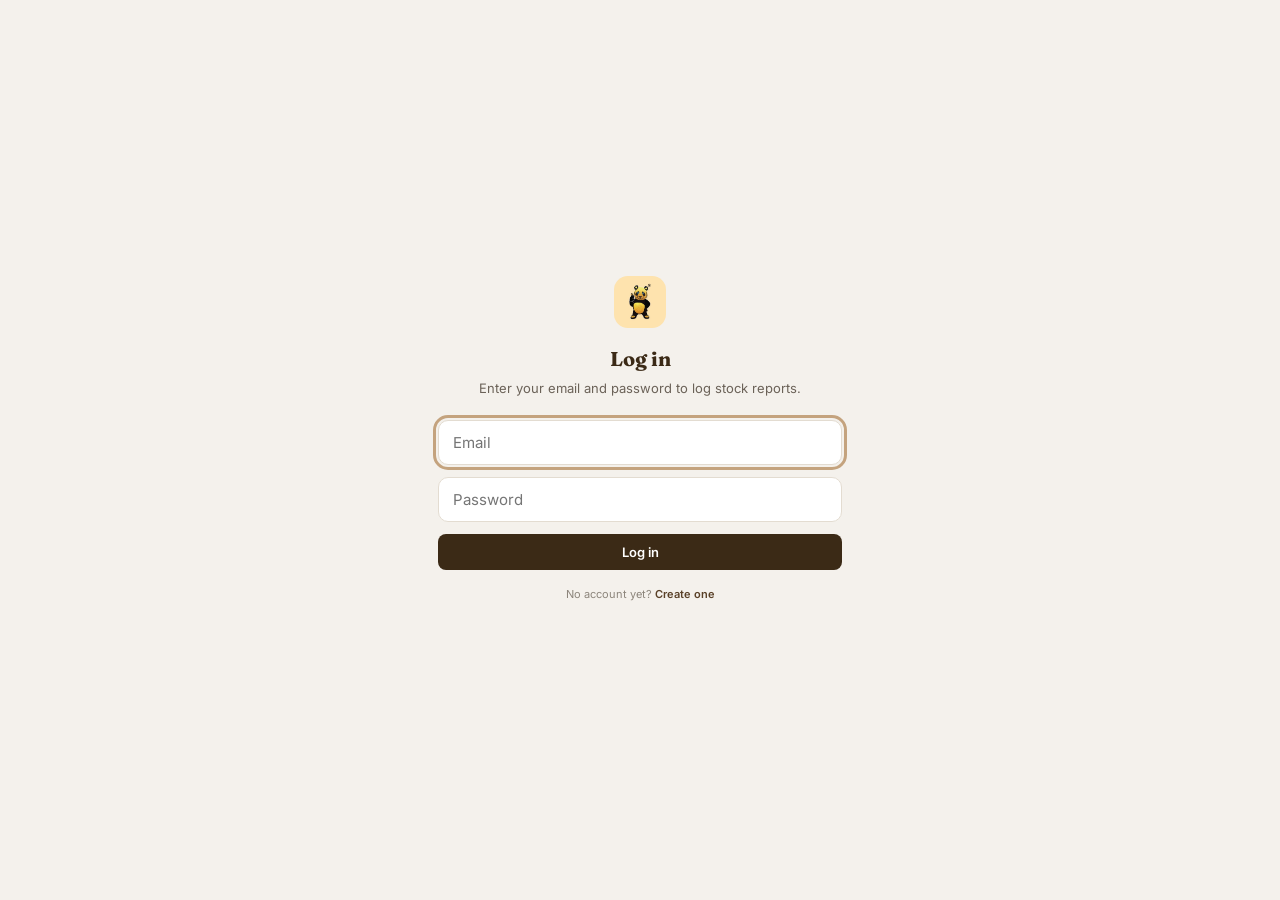
<file: Promoter APP/index.html>
<!DOCTYPE html>
<html lang="en">
<head>
<meta charset="UTF-8">
<meta name="viewport" content="width=device-width, initial-scale=1.0, viewport-fit=cover">
<title>Golden Panda — Stock Report</title>
<meta name="theme-color" content="#FFFFFF">
<meta name="description" content="Log opening stock, sales, and closing stock for Golden Panda roadshows.">

<link rel="manifest" href="manifest.json">
<link rel="apple-touch-icon" href="assets/icon-192.png">
<meta name="apple-mobile-web-app-capable" content="yes">
<meta name="apple-mobile-web-app-status-bar-style" content="black-translucent">
<meta name="apple-mobile-web-app-title" content="GP Stock Report">

<link rel="stylesheet" href="css/fonts.css">

<link rel="stylesheet" href="css/style.css">
</head>
<body>
<div id="root"></div>
<div id="toast" class="toast"></div>

<script src="js/vendor/supabase-sdk.js"></script>
<script src="js/supabase.js"></script>
<script src="js/utils.js"></script>
<script src="js/cloudinary.js"></script>
<script src="js/locations.js"></script>
<script src="js/sales.js"></script>
<script src="js/sales-section.js"></script>
<script src="js/stock.js"></script>
<script src="js/skus.js"></script>
<script src="js/shift.js"></script>
<script src="js/schedule.js"></script>
<script src="js/app.js"></script>
</body>
</html>
</file>
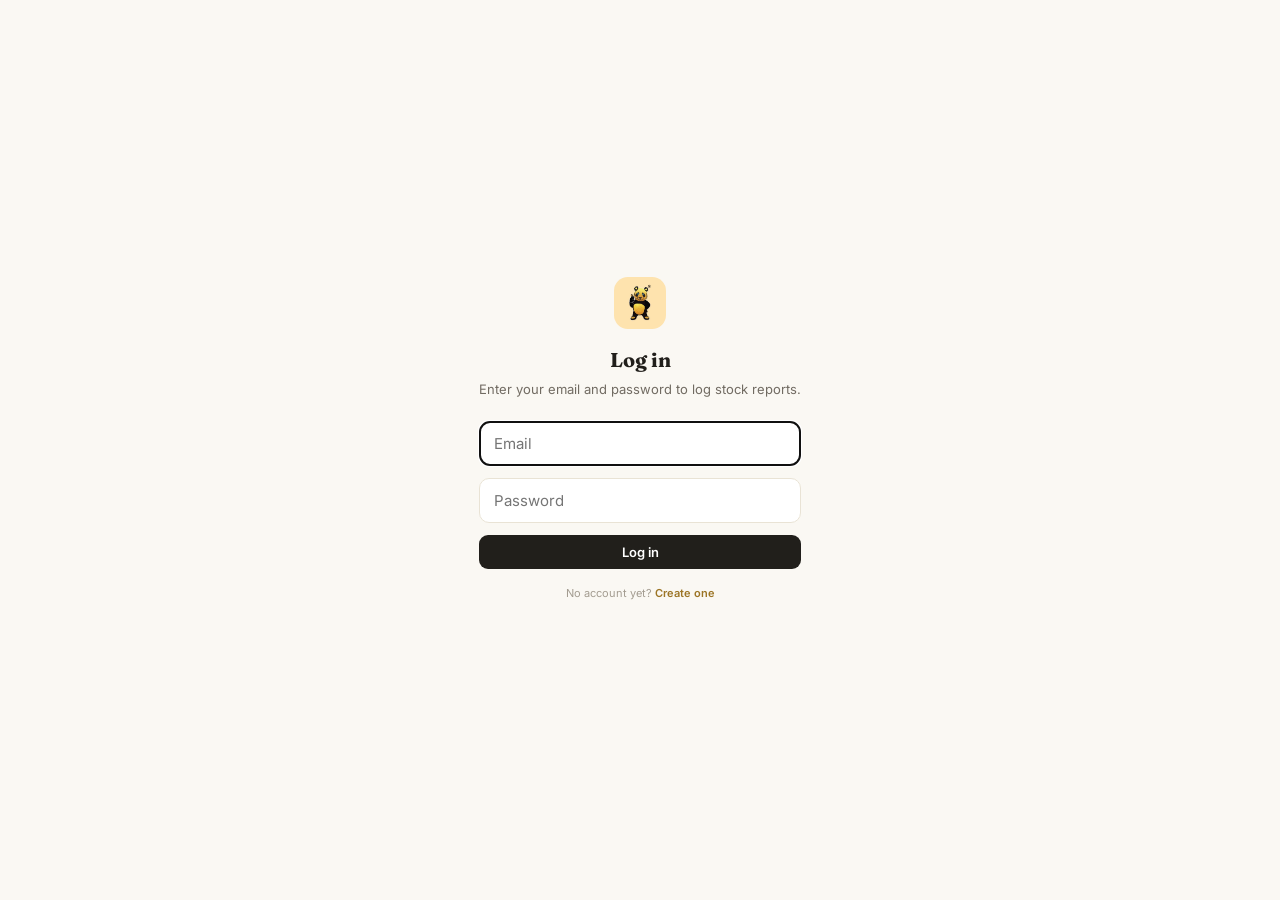
<file: Promoter/index.html>
<!DOCTYPE html>
<html lang="en">
<head>
<meta charset="UTF-8">
<meta name="viewport" content="width=device-width, initial-scale=1.0, viewport-fit=cover">
<title>Golden Panda — Stock Report</title>
<meta name="theme-color" content="#211F1B">
<meta name="description" content="Log opening stock, sales, and closing stock for Golden Panda roadshows.">

<link rel="manifest" href="manifest.json">
<link rel="apple-touch-icon" href="assets/icon-192.png">
<meta name="apple-mobile-web-app-capable" content="yes">
<meta name="apple-mobile-web-app-status-bar-style" content="black-translucent">
<meta name="apple-mobile-web-app-title" content="GP Stock Report">

<link rel="stylesheet" href="css/fonts.css">

<link rel="stylesheet" href="css/style.css">
</head>
<body>
<div id="root"></div>
<div id="toast" class="toast"></div>

<script src="js/vendor/supabase-sdk.js"></script>
<script src="js/supabase.js"></script>
<script src="js/utils.js"></script>
<script src="js/cloudinary.js"></script>
<script src="js/sales.js"></script>
<script src="js/shift.js"></script>
<script src="js/schedule.js"></script>
<script src="js/app.js"></script>
</body>
</html>
</file>
<file: Promoter APP/css/fonts.css>
/* Local fonts keep typography consistent when the PWA is offline or on a
   slow roadshow connection. */
@font-face{font-family:'Inter';src:url('../assets/fonts/inter-latin-400-normal.woff2') format('woff2');font-weight:400;font-style:normal;font-display:swap;}
@font-face{font-family:'Inter';src:url('../assets/fonts/inter-latin-500-normal.woff2') format('woff2');font-weight:500;font-style:normal;font-display:swap;}
@font-face{font-family:'Inter';src:url('../assets/fonts/inter-latin-600-normal.woff2') format('woff2');font-weight:600;font-style:normal;font-display:swap;}
@font-face{font-family:'Inter';src:url('../assets/fonts/inter-latin-700-normal.woff2') format('woff2');font-weight:700;font-style:normal;font-display:swap;}
@font-face{font-family:'Fraunces';src:url('../assets/fonts/fraunces-latin-500-normal.woff2') format('woff2');font-weight:500;font-style:normal;font-display:swap;}
@font-face{font-family:'Fraunces';src:url('../assets/fonts/fraunces-latin-600-normal.woff2') format('woff2');font-weight:600;font-style:normal;font-display:swap;}
@font-face{font-family:'Fraunces';src:url('../assets/fonts/fraunces-latin-700-normal.woff2') format('woff2');font-weight:700;font-style:normal;font-display:swap;}
@font-face{font-family:'IBM Plex Mono';src:url('../assets/fonts/ibm-plex-mono-latin-500-normal.woff2') format('woff2');font-weight:500;font-style:normal;font-display:swap;}
</file>
<file: Promoter APP/css/style.css>
:root{
  --bg:#FAF8F3;
  --surface:#FFFFFF;
  --ink:#211F1B;
  --ink-soft:#716B62;
  --ink-faint:#A39C90;
  --gold:#C6963C;
  --gold-deep:#9C7526;
  --gold-tint:#F5EBD6;
  --bamboo:#4F7A5B;
  --bamboo-tint:#E5EFE8;
  --brick:#B4483A;
  --brick-tint:#F6E7E4;
  --line:#E9E3D5;
  --shadow: 0 1px 2px rgba(33,31,27,0.06), 0 6px 20px rgba(33,31,27,0.06);
}
*{box-sizing:border-box;}
html,body{height:100%;}
body{
  margin:0;
  background:var(--bg);
  color:var(--ink);
  font-family:'Inter',system-ui,sans-serif;
  -webkit-font-smoothing:antialiased;
  display:flex;
  justify-content:center;
}
.phone{
  width:100%;
  max-width:460px;
  min-height:100vh;
  background:var(--bg);
  display:flex;
  flex-direction:column;
  position:relative;
}

/* Header */
.app-header{
  padding:calc(22px + env(safe-area-inset-top)) 20px 16px;
  background:var(--surface);
  border-bottom:1px solid var(--line);
  position:sticky;
  top:0;
  z-index:20;
}
.brand-row{display:flex;align-items:center;gap:10px;}
.brand-mark{
  width:34px;height:34px;border-radius:9px;
  display:flex;align-items:center;justify-content:center;
  flex-shrink:0; overflow:hidden;
  object-fit:cover;
}
.brand-text{flex:1; min-width:0;}
.brand-text h1{
  font-family:'Fraunces',Georgia,serif; font-weight:600; font-size:19px; margin:0; letter-spacing:-0.01em;
}
.brand-text p{margin:1px 0 0; font-size:11.5px; color:var(--ink-soft); letter-spacing:0.02em; text-transform:uppercase;}
.sync-dot{width:8px; height:8px; border-radius:50%; background:var(--bamboo); flex-shrink:0;}
.sync-dot.off{background:var(--brick);}

/* Content */
.content{flex:1; padding:16px 16px 96px; overflow-y:auto;}
.section-title{
  font-family:'Fraunces',Georgia,serif; font-size:15px; font-weight:600; margin:6px 2px 12px;
  display:flex; align-items:center; justify-content:space-between;
}
.count-pill{
  background:var(--gold-tint); color:var(--gold-deep); font-family:'Inter';
  font-size:11.5px; font-weight:600; padding:2px 9px; border-radius:99px;
}

.empty-state{
  text-align:center; padding:52px 20px; color:var(--ink-soft);
}
.empty-state .glyph{font-size:30px; margin-bottom:10px; opacity:0.5;}
.empty-state p{margin:2px 0; font-size:13.5px;}
.empty-state .hint{font-size:12px; color:var(--ink-faint);}

/* Badge card (signature element) */
.badge{
  background:var(--surface);
  border:1px solid var(--line);
  border-radius:14px;
  padding:16px 16px 14px;
  margin-bottom:12px;
  box-shadow:var(--shadow);
  position:relative;
  overflow:hidden;
}
.badge::before{
  content:'';
  position:absolute; top:0; left:0; right:0; height:5px;
  background:linear-gradient(90deg,var(--gold),var(--gold-deep));
}
.badge-top{display:flex; align-items:flex-start; justify-content:space-between; gap:10px; margin-top:4px;}
.badge-hole{
  position:absolute; top:14px; right:16px;
  width:10px; height:10px; border-radius:50%;
  background:var(--bg); border:1.5px solid var(--line);
}
.badge-name{font-family:'Fraunces',Georgia,serif; font-weight:600; font-size:16.5px; margin:0 0 3px;}
.badge-ic{
  font-family:'IBM Plex Mono',monospace; font-size:12px; color:var(--gold-deep);
  background:var(--gold-tint); display:inline-block; padding:2px 7px; border-radius:5px; letter-spacing:0.02em;
}
.badge-meta{margin-top:10px; font-size:12.5px; color:var(--ink-soft); line-height:1.5;}
.badge-meta b{color:var(--ink); font-weight:600;}
.badge-actions{display:flex; gap:8px; margin-top:12px;}
.badge-actions button{flex:1;}

/* Buttons */
.btn{
  border:none; border-radius:9px; font-family:'Inter'; font-weight:600; font-size:13px;
  padding:9px 14px; cursor:pointer; display:inline-flex; align-items:center; justify-content:center; gap:6px;
  transition:transform .08s ease, opacity .15s ease;
}
.btn:active{transform:scale(0.97);}
.btn-primary{background:var(--ink); color:#fff;}
.btn-gold{background:var(--gold); color:#fff;}
.btn-ghost{background:var(--bg); color:var(--ink); border:1px solid var(--line);}
.btn-danger-ghost{background:var(--brick-tint); color:var(--brick);}
.btn-block{width:100%;}
.btn[disabled]{opacity:0.5; cursor:not-allowed;}
.fab{
  position:fixed; max-width:460px; margin:0 auto; left:0; right:0;
  bottom:calc(82px + env(safe-area-inset-bottom)); display:flex; justify-content:flex-end; padding:0 20px; pointer-events:none;
  z-index:15;
}
.fab button{
  pointer-events:all;
  width:52px; height:52px; border-radius:50%; background:var(--ink); color:#fff; border:none;
  font-size:24px; box-shadow:0 8px 20px rgba(33,31,27,0.25); cursor:pointer;
  display:flex; align-items:center; justify-content:center;
}

/* Tab bar */
.tabbar{
  position:fixed; bottom:0; left:0; right:0; margin:0 auto; max-width:460px;
  background:var(--surface); border-top:1px solid var(--line);
  display:flex; z-index:30;
  padding-bottom:env(safe-area-inset-bottom);
}
.tab{
  flex:1; padding:11px 4px 9px; display:flex; flex-direction:column; align-items:center; gap:4px;
  background:none; border:none; cursor:pointer; color:var(--ink-faint); font-family:'Inter'; font-size:10.5px; font-weight:600;
}
.tab.active{color:var(--gold-deep);}
.tab svg{width:21px; height:21px;}

/* Job cards */
.job-card{
  background:var(--surface); border:1px solid var(--line); border-radius:12px;
  padding:13px 14px; margin-bottom:10px; display:flex; gap:12px; box-shadow:var(--shadow);
}
.job-date{
  flex-shrink:0; width:48px; text-align:center; background:var(--bamboo-tint); border-radius:9px; padding:6px 2px;
  color:var(--bamboo); font-family:'Fraunces',Georgia,serif;
}
.job-date .dow{font-size:9.5px; font-weight:600; text-transform:uppercase; letter-spacing:0.03em;}
.job-date .dom{font-size:18px; font-weight:700; line-height:1.1;}
.job-date .mon{font-size:9.5px; font-weight:600;}
.job-body{flex:1; min-width:0;}
.job-store{font-weight:700; font-size:14px; margin-bottom:2px;}
.job-promoter{font-size:12.5px; color:var(--ink-soft); margin-bottom:5px;}
.job-time{
  font-size:11.5px; color:var(--gold-deep); background:var(--gold-tint); display:inline-block;
  padding:2px 8px; border-radius:99px; font-weight:600; margin-right:6px;
}
.job-position{
  font-size:11.5px; display:inline-block; padding:2px 8px; border-radius:99px; font-weight:600; margin-right:6px;
}
.job-position-promoter{color:var(--gold-deep); background:var(--gold-tint);}
.job-position-assistant{color:var(--bamboo); background:var(--bamboo-tint);}
.job-position-mascot{color:var(--brick); background:var(--brick-tint);}
.job-position-open{color:var(--ink-soft);background:var(--bg);}
.job-pay{font-size:11.5px; color:var(--ink-soft);}
.job-actions{display:flex; flex-direction:column; gap:6px; flex-shrink:0;}
.icon-btn{
  width:28px; height:28px; border-radius:7px; border:1px solid var(--line); background:var(--bg);
  display:flex; align-items:center; justify-content:center; cursor:pointer; color:var(--ink-soft);
}
.icon-btn.danger{color:var(--brick);}

.day-group-label{
  font-size:11px; font-weight:700; text-transform:uppercase; letter-spacing:0.05em; color:var(--ink-faint);
  margin:18px 2px 8px;
}
.day-group-label:first-child{margin-top:0;}

/* Forms / Modal */
.modal-overlay{
  position:fixed; inset:0; background:rgba(33,31,27,0.45); z-index:50;
  display:flex; align-items:flex-end; justify-content:center;
}
.modal-sheet{
  background:var(--surface); width:100%; max-width:460px; border-radius:18px 18px 0 0;
  padding:20px 20px calc(20px + env(safe-area-inset-bottom)); max-height:88vh; overflow-y:auto;
  animation:slideup .22s ease;
}
@keyframes slideup{from{transform:translateY(24px); opacity:0;} to{transform:translateY(0); opacity:1;}}
.modal-overlay.stock-modal-reuse .modal-sheet{animation:none;}
.modal-overlay.sales-modal-reuse .modal-sheet{animation:none;}
.modal-title{font-family:'Fraunces',Georgia,serif; font-size:17px; font-weight:600; margin:0 0 16px;}
.field{margin-bottom:13px;}
.field label{display:block; font-size:12px; font-weight:600; color:var(--ink-soft); margin-bottom:5px;}
.field input, .field select{
  width:100%; padding:10px 11px; border-radius:9px; border:1px solid var(--line); background:var(--bg);
  font-family:'Inter'; font-size:14px; color:var(--ink);
}
.field input:focus, .field select:focus{outline:2px solid var(--gold); outline-offset:0; border-color:var(--gold);}
.field-row{display:flex; gap:10px;}
.field-row .field{flex:1;}
.checkbox-row{
  display:flex !important; align-items:center; gap:8px; font-size:13.5px !important; font-weight:600;
  color:var(--ink) !important; margin-bottom:0 !important; cursor:pointer;
}
.checkbox-row input[type="checkbox"]{width:17px; height:17px; accent-color:var(--gold); flex-shrink:0; cursor:pointer;}
.modal-actions{display:flex; gap:10px; margin-top:6px;}
.modal-actions .btn{flex:1;}
.field-hint{font-size:11px; color:var(--ink-faint); margin-top:4px;}
.field input[disabled]{background:var(--gold-tint); color:var(--gold-deep); font-weight:600; border-color:var(--line); cursor:default;}

/* Quantity stepper (+/-) — used for opening/sales/closing stock, large
   enough to comfortably tap on a phone in either app. */
.qty-stepper{
  display:flex; align-items:stretch; border:1px solid var(--line); border-radius:9px;
  background:var(--bg); overflow:hidden;
}
.qty-stepper:focus-within{outline:2px solid var(--gold); outline-offset:0; border-color:var(--gold);}
.qty-stepper input{
  border:none; background:transparent; text-align:center; -moz-appearance:textfield;
  padding:10px 2px; font-family:'Inter'; font-size:16px; font-weight:600; color:var(--ink);
  width:100%; min-width:0;
}
.qty-stepper input:focus{outline:none;}
.qty-stepper input::-webkit-outer-spin-button,
.qty-stepper input::-webkit-inner-spin-button{-webkit-appearance:none; margin:0;}
.qty-btn{
  flex-shrink:0; width:46px; border:none; background:var(--surface); color:var(--gold-deep);
  font-size:22px; font-weight:700; line-height:1; cursor:pointer;
  display:flex; align-items:center; justify-content:center;
  -webkit-tap-highlight-color:transparent; user-select:none; touch-action:manipulation;
}
.qty-btn:active{background:var(--gold-tint);}
.qty-btn.qty-minus{border-right:1px solid var(--line);}
.qty-btn.qty-plus{border-left:1px solid var(--line);}

/* Reports */
.month-picker-row{
  display:flex; align-items:center; gap:10px; background:var(--surface); border:1px solid var(--line);
  border-radius:12px; padding:10px 12px; margin-bottom:14px; box-shadow:var(--shadow);
}
.month-picker-row input{border:none; background:none; font-family:'Inter'; font-weight:600; font-size:14px; flex:1;}
.summary-strip{display:flex; gap:10px; margin-bottom:16px;}
.stat-card{
  flex:1; background:var(--surface); border:1px solid var(--line); border-radius:12px; padding:12px; box-shadow:var(--shadow);
}
.stat-card .num{font-family:'Fraunces',Georgia,serif; font-size:20px; font-weight:700;}
.stat-card .lbl{font-size:10.5px; color:var(--ink-soft); text-transform:uppercase; letter-spacing:0.03em; margin-top:2px;}
.report-row{
  background:var(--surface); border:1px solid var(--line); border-radius:12px; padding:13px 14px; margin-bottom:9px;
  display:flex; justify-content:space-between; align-items:center; box-shadow:var(--shadow);
}
.report-row .rname{font-weight:700; font-size:13.5px;}
.report-row .rsub{font-size:11.5px; color:var(--ink-soft); margin-top:2px;}
.report-row .rtotal{font-family:'Fraunces',Georgia,serif; font-weight:700; font-size:16px; color:var(--gold-deep); text-align:right;}
.report-row .rtotal .cur{font-size:11px; font-weight:600; color:var(--ink-faint);}

/* Shift reports — expandable date cards. Keep these styles independent
   from the sales date grid so either report section can evolve safely. */
.shift-report-group{
  overflow:hidden; margin-bottom:10px; border:1px solid var(--line); border-radius:12px;
  background:var(--surface); box-shadow:var(--shadow);
}
.shift-report-header{
  display:flex; align-items:center; justify-content:space-between; gap:10px;
  width:100%; min-height:64px; padding:13px 14px; border:0; background:none;
  color:var(--ink); font-family:inherit; text-align:left; cursor:pointer;
  -webkit-tap-highlight-color:transparent;
}
.shift-report-header:focus-visible{outline:3px solid var(--gold); outline-offset:-3px;}
.shift-report-summary{min-width:0;}
.shift-report-date{
  display:flex; align-items:center; flex-wrap:wrap; gap:6px;
  font-family:'Fraunces',Georgia,serif; font-size:14.5px; font-weight:600; line-height:1.35;
}
.shift-report-sub{margin-top:3px; color:var(--ink-soft); font-size:11.5px; line-height:1.45;}
.shift-report-chevron{
  flex-shrink:0; color:var(--ink-faint); font-size:14px; transition:transform .15s ease;
}
.shift-report-chevron.open{transform:rotate(180deg);}
.shift-report-body{padding:4px 14px 8px; border-top:1px solid var(--line);}

.toast{
  position:fixed; bottom:100px; left:50%; transform:translateX(-50%); background:var(--ink); color:#fff;
  padding:10px 18px; border-radius:99px; font-size:12.5px; font-weight:600; z-index:60; box-shadow:0 8px 20px rgba(0,0,0,0.25);
  opacity:0; transition:opacity .2s ease; max-width:80vw; text-align:center;
}
.toast.show{opacity:1;}

/* Sales & stock reports — date grid + summary modal (same design as the
   office app's Sales tab). Each date is a compact summary card; tapping
   it opens the full breakdown (outlet/stock tabs, product table, day
   photo) in a modal instead of expanding inline. */
.sales-date-grid{display:grid; gap:9px; margin-top:14px;}
.sales-date-card{
  display:block; width:100%; padding:14px; border:1px solid var(--line); border-radius:14px;
  background:var(--surface); box-shadow:var(--shadow); color:var(--ink); font-family:inherit;
  text-align:left; cursor:pointer; -webkit-tap-highlight-color:transparent;
}
.sales-date-card:focus-visible{outline:3px solid var(--gold); outline-offset:2px;}
.sales-date-card-top{display:flex; align-items:flex-start; justify-content:space-between; gap:12px;}
.sales-date-card-top strong{display:block; font-family:'Fraunces',Georgia,serif; font-size:15px; line-height:1.3;}
.sales-date-location{display:block;margin-top:4px;color:var(--ink-soft);font-size:11px;line-height:1.35;}
.sales-date-card-top>span>small{
  display:inline-flex; margin-top:4px; padding:2px 6px; border-radius:99px;
  background:var(--gold-tint); color:var(--gold-deep); font-size:9px; font-weight:800;
}
.sales-date-card-top>span>small.badge-locked{background:var(--bg); color:var(--ink-soft);}
.sales-date-total{flex-shrink:0; text-align:right;}
.sales-date-total b{display:block; font-family:'Fraunces',Georgia,serif; font-size:24px; line-height:.95; color:var(--gold-deep); font-variant-numeric:tabular-nums;}
.sales-date-total small{display:block; margin-top:4px; color:var(--ink-soft); font-size:10.5px;}
.sales-date-metrics{display:grid; grid-template-columns:repeat(2,minmax(0,1fr)); gap:6px; margin-top:12px;}
.sales-date-metrics>span{display:flex; align-items:center; justify-content:space-between; gap:5px; padding:7px 8px; border-radius:8px; background:var(--bg);}
.sales-date-metrics small{font-size:9.5px; color:var(--ink-soft);}
.sales-date-metrics b{font-size:13px; font-variant-numeric:tabular-nums;}

/* Sales summary modal (opened by tapping a date card above) */
.sales-summary-sheet{padding-top:18px;}
.stock-summary-head{display:flex; align-items:center; justify-content:space-between; gap:12px; margin-bottom:13px;}
.stock-summary-head .modal-title{margin-bottom:1px;}
.modal-close-btn{
  width:38px; height:38px; flex-shrink:0; border:1px solid var(--line); border-radius:50%;
  background:var(--bg); color:var(--ink); font:inherit; font-size:15px; cursor:pointer;
}
.sales-summary-meta{margin:-6px 0 12px; color:var(--ink-soft); font-size:11px; line-height:1.4;}
.sales-summary-sheet .day-photo-section{margin:0 -20px 9px;}
.sales-summary-sheet .day-photo-heading{padding-left:20px; padding-right:20px;}
.sales-summary-sheet .day-photo-strip{padding-left:20px; padding-right:20px;}
.sales-summary-outlet-tabs{margin-top:8px;}
.sales-summary-stock-tabs{margin-top:8px;}

/* Stock category tabs — split a date's products into 1L Bio Dishwash /
   Refill / Free groups instead of one long mixed list, so keying in or
   scanning data for one product line at a time is faster and clearer. */
.stock-tabs{
  display:flex; gap:6px; margin:8px 0 6px; overflow-x:auto; scrollbar-width:none;
}
.stock-tabs::-webkit-scrollbar{display:none;}
.stock-tab{
  flex:1; white-space:nowrap; padding:7px 10px; border-radius:9px; border:1px solid var(--line);
  background:var(--bg); font-family:'Inter'; font-weight:600; font-size:11.5px; color:var(--ink-soft);
  cursor:pointer; -webkit-tap-highlight-color:transparent;
}
.stock-tab.active{background:var(--gold); color:#fff; border-color:var(--gold);}
.stock-tab-count{
  display:inline-block; margin-left:4px; padding:0 5px; border-radius:99px; font-size:10px; font-weight:700;
  background:rgba(0,0,0,0.08); color:inherit;
}
.stock-tab.active .stock-tab-count{background:rgba(255,255,255,0.28);}
.stock-tab-empty{
  padding:18px 4px; text-align:center; font-size:12px; color:var(--ink-faint);
}

/* Outlet tabs — separates a date's records by store/outlet when more than
   one outlet was logged that day. Sits above the product-category tabs,
   right below the date header. Uses the ink color for its active state
   (instead of the category tabs' gold) so the two tab rows read as
   distinct levels at a glance. */
.outlet-tabs{margin-top:0;}
.outlet-tabs .stock-tab.active{background:var(--ink); color:#fff; border-color:var(--ink);}

.sales-item{
  display:flex; justify-content:space-between; align-items:flex-start; gap:10px;
  padding:10px 0; border-bottom:1px solid var(--line);
}
.sales-item:last-child{border-bottom:none;}
.sales-item-main{flex:1; min-width:0;}
.sales-item-name{font-weight:700; font-size:13.5px; margin-bottom:2px;}
.sales-item-stats{font-size:12px; color:var(--ink-soft);}
.sales-item-remarks{font-size:11.5px; color:var(--ink-faint); margin-top:2px; font-style:italic;}
.sales-variance{
  display:inline-block; margin-left:8px; padding:1px 7px; border-radius:99px; font-weight:600; font-size:11px;
}
.sales-variance.short{color:var(--brick); background:var(--brick-tint);}
.sales-variance.over{color:var(--bamboo); background:var(--bamboo-tint);}

.sales-item-photo{
  width:44px; height:44px; border-radius:9px; object-fit:cover; flex-shrink:0;
  border:1px solid var(--line); cursor:pointer;
}
.sales-item-photo-empty{
  display:flex; align-items:center; justify-content:center; font-size:17px;
  background:var(--bg); cursor:default;
}
.day-photo-strip{
  display:flex; align-items:center; gap:8px; overflow-x:auto;
  background:var(--gold-tint); margin:-4px -14px 2px; padding:10px 14px;
  border-bottom:1px solid var(--line);
}
.day-photo-thumb{
  position:relative; width:52px; height:52px; border-radius:10px; flex-shrink:0; overflow:hidden;
  border:1px solid var(--line); cursor:pointer; background:var(--surface);
}
.day-photo-thumb img{width:100%; height:100%; object-fit:cover; display:block;}
.day-photo-thumb-empty{
  width:100%; height:100%; display:flex; align-items:center; justify-content:center; font-size:17px;
}
.day-photo-thumb-delete{
  position:absolute; top:-3px; right:-3px; width:17px; height:17px; border-radius:50%; border:1.5px solid var(--surface);
  background:var(--brick); color:#fff; font-size:9px; line-height:1; padding:0; cursor:pointer; display:flex;
  align-items:center; justify-content:center;
}
.day-photo-add{
  display:flex; align-items:center; justify-content:center; font-size:22px; color:var(--ink-faint);
  border:1.5px dashed var(--line); background:var(--surface);
}
.sales-locked{
  font-size:15px; opacity:0.45; flex-shrink:0; align-self:center; padding:0 2px;
}
.photo-picker{display:flex; align-items:center; gap:14px;}
.photo-preview{
  width:56px; height:56px; border-radius:10px; object-fit:cover; flex-shrink:0;
  border:2px solid var(--line); background:var(--bg);
}
.photo-preview-empty{
  display:flex; align-items:center; justify-content:center;
  font-size:20px; background:var(--bg);
}
.photo-picker-actions{flex:1; min-width:0;}
.photo-picker-actions label.btn{display:inline-flex; cursor:pointer;}

/* Identity gate (stand-alone stock report app) */
.gate{
  min-height:100vh; display:flex; flex-direction:column; align-items:center; justify-content:center;
  padding:32px 28px; text-align:center; width:100%; max-width:460px; margin:0 auto;
}
.gate .brand-mark{width:52px; height:52px; font-size:22px; border-radius:14px; margin-bottom:18px;}
.gate h2{font-family:'Fraunces',Georgia,serif; font-size:20px; margin:0 0 8px;}
.gate p{font-size:13px; color:var(--ink-soft); margin:0 0 22px; line-height:1.5;}
.gate select, .gate input{
  width:100%; padding:12px 14px; border-radius:10px; border:1px solid var(--line); background:var(--surface);
  font-family:'Inter'; font-size:15px; margin-bottom:12px;
}
.gate .btn{width:100%;}
.gate .fineprint{font-size:11px; color:var(--ink-faint); margin-top:16px; line-height:1.5;}
.gate .fineprint a{color:var(--gold-deep); font-weight:600; text-decoration:none;}

.identity-chip{
  font-size:11.5px; color:var(--ink-soft); background:var(--bg); border:1px solid var(--line);
  padding:3px 9px; border-radius:99px; cursor:pointer; flex-shrink:0; white-space:nowrap;
}

/* "Shift tomorrow" reminder banner */
.shift-reminder-banner{
  display:flex; align-items:flex-start; gap:10px;
  margin:14px 16px 0; padding:12px 12px 12px 14px;
  background:var(--gold-tint); border:1px solid var(--gold); border-radius:12px;
}
.shift-reminder-icon{font-size:17px; line-height:1.3; flex-shrink:0;}
.shift-reminder-body{flex:1; min-width:0;}
.shift-reminder-title{font-family:'Fraunces',Georgia,serif; font-weight:600; font-size:14px; color:var(--gold-deep); margin-bottom:2px;}
.shift-reminder-detail{font-size:12.5px; color:var(--ink); line-height:1.5;}
.shift-reminder-dismiss{
  border:none; background:none; color:var(--ink-soft); font-size:13px; line-height:1;
  cursor:pointer; padding:4px; flex-shrink:0;
}

/* Sales section: fixed, scannable stock metrics and camera/photo viewer. */
.day-photo-section{margin:-4px -14px 8px;border-bottom:1px solid var(--line);}
.day-photo-heading{display:flex;align-items:baseline;justify-content:space-between;gap:12px;padding:11px 14px 0;background:var(--gold-tint);}
.day-photo-heading span{font-size:12px;font-weight:700;color:var(--ink);}
.day-photo-heading small{font-size:10.5px;color:var(--ink-soft);}
.day-photo-section .day-photo-strip{margin:0 0 2px;}
.camera-panel{margin-top:14px;padding:10px;background:var(--ink);border-radius:12px;}
.camera-panel[hidden]{display:none;}
.camera-panel video{display:block;width:100%;max-height:55vh;object-fit:cover;border-radius:8px;background:#000;}
.camera-actions{display:flex;justify-content:flex-end;gap:8px;margin-top:10px;}
.photo-lightbox-overlay{position:fixed;inset:0;z-index:80;background:rgba(16,15,13,.92);display:flex;align-items:center;justify-content:center;padding:24px;}
.photo-lightbox-overlay img{display:block;max-width:min(100%,1100px);max-height:calc(100vh - 48px);object-fit:contain;border-radius:10px;box-shadow:var(--shadow);}
.photo-lightbox-close{position:fixed;top:calc(16px + env(safe-area-inset-top));right:16px;z-index:1;width:44px;height:44px;border:1px solid rgba(255,255,255,.25);border-radius:50%;background:rgba(0,0,0,.55);color:#fff;font-size:18px;cursor:pointer;}
.sales-metrics{display:grid;grid-template-columns:repeat(3,minmax(0,1fr));gap:6px;margin:8px 0 5px;}
.sales-metrics span{display:flex;flex-direction:column;align-items:flex-start;gap:1px;padding:7px 8px;border-radius:8px;background:var(--bg);border:1px solid var(--line);}
.sales-metrics small{font-size:9.5px;line-height:1.2;text-transform:uppercase;letter-spacing:.04em;color:var(--ink-soft);}
.sales-metrics b{font-size:15px;line-height:1.2;color:var(--ink);}
.sales-item-meta{font-size:11.5px;line-height:1.45;color:var(--ink-soft);}
.sales-item .sales-variance{margin:5px 0 0;}

/* Compact sales record table: one header, one row per fixed SKU. */
.sales-table{margin:9px 0 6px;border:1px solid var(--line);border-radius:11px;overflow:hidden;background:var(--surface);}
.sales-table-head,.sales-table-row{display:grid;grid-template-columns:minmax(82px,1.2fr) minmax(34px,.48fr) minmax(72px,.86fr) minmax(34px,.48fr);column-gap:5px;align-items:center;}
.sales-table-head{min-height:34px;padding:6px 8px;background:var(--bg);border-bottom:1px solid var(--line);}
.sales-table-head span{font-size:9px;line-height:1.2;font-weight:700;text-transform:uppercase;letter-spacing:.035em;color:var(--ink-soft);text-align:center;}
.sales-table-head span:first-child{text-align:left;}
.sales-table-row{min-height:52px;padding:8px;border-bottom:1px solid var(--line);}
.sales-table-row-editable{cursor:pointer;-webkit-tap-highlight-color:transparent;}
.sales-table-row-editable:hover{background:var(--gold-tint);}
.sales-table-row-editable:focus-visible{outline:2px solid var(--gold);outline-offset:-2px;}
.sales-table-row:last-of-type{border-bottom:none;}
.sales-table-sku{min-width:0;line-height:1.25;}
.sales-table-sku strong{display:block;font-size:13px;overflow-wrap:anywhere;}
.sales-table-sku small{display:block;margin-top:3px;font-size:10px;color:var(--ink-soft);white-space:nowrap;overflow:hidden;text-overflow:ellipsis;}
.sales-table-sku .sales-variance{margin:4px 0 0;padding:1px 5px;font-size:9.5px;}
.sales-table-sku .sales-item-remarks{margin-top:4px;font-size:10px;line-height:1.3;}
.sales-table-number{text-align:center;font-size:14px;font-variant-numeric:tabular-nums;}
.sales-qty-adjust{display:grid;grid-template-columns:24px minmax(22px,1fr) 24px;align-items:center;gap:2px;min-width:0;}
.sales-qty-adjust button{width:24px;height:28px;padding:0;border:1px solid var(--line);border-radius:7px;background:var(--gold-tint);color:var(--gold-deep);font:700 16px/1 inherit;cursor:pointer;}
.sales-qty-adjust button:disabled{opacity:.45;cursor:wait;}
.sales-table .icon-btn{width:36px;height:36px;justify-self:end;}
.sales-table .sales-locked{justify-self:center;}
.sales-table-footer{padding:6px 9px;border-top:1px solid var(--line);background:var(--bg);font-size:10.5px;color:var(--ink-soft);}
.sales-delete-action{margin-top:10px;}
@media (max-width:380px){
  .stock-alert-control{grid-template-columns:minmax(0,1fr) auto;}
  .stock-alert-control>strong{grid-column:1/-1;}
}
@media (max-width:350px){
  .sales-table-head,.sales-table-row{grid-template-columns:minmax(68px,1.05fr) minmax(30px,.42fr) minmax(66px,.82fr) minmax(30px,.42fr);column-gap:3px;}
  .sales-table-head,.sales-table-row{padding-left:6px;padding-right:6px;}
  .sales-table .icon-btn{width:34px;height:34px;}
}

/* Stock Management: current inventory by outlet and SKU. */
.stock-page-head{display:flex;align-items:flex-start;justify-content:space-between;gap:12px;margin-bottom:18px;}
.stock-page-head + .stock-section-heading{margin-top:0;}
.stock-page-head .section-title{margin-bottom:3px;}
.stock-page-head p,.stock-section-heading p{margin:0;color:var(--ink-soft);font-size:12px;line-height:1.45;}
.stock-page-alert{flex-shrink:0;padding:6px 9px;border-radius:99px;background:var(--brick-tint);color:var(--brick);font-size:11px;font-weight:800;}
.stock-section-heading{display:flex;align-items:flex-end;justify-content:space-between;gap:10px;margin:19px 0 9px;}
.stock-section-heading:first-of-type{margin-top:0;}
.stock-section-heading h2{margin:0 0 2px;font-family:'Fraunces',Georgia,serif;font-size:16px;line-height:1.25;}
.stock-section-heading>span{color:var(--gold-deep);font-size:16px;font-weight:800;font-variant-numeric:tabular-nums;}
.stock-outlet-grid{display:grid;gap:9px;}
.stock-history-toggle{margin-top:14px;}
.stock-outlet-card{display:block;width:100%;padding:14px;border:1px solid var(--line);border-radius:14px;background:var(--surface);box-shadow:var(--shadow);color:var(--ink);font-family:inherit;text-align:left;cursor:pointer;-webkit-tap-highlight-color:transparent;}
.stock-outlet-card.has-alert{border-color:rgba(164,61,44,.4);}
.stock-outlet-card:focus-visible{outline:3px solid var(--gold);outline-offset:2px;}
.stock-outlet-top,.stock-outlet-footer,.stock-sku-heading,.stock-summary-sku-head,.stock-summary-head{display:flex;align-items:flex-start;justify-content:space-between;gap:12px;}
.stock-outlet-top strong{display:block;font-size:15px;line-height:1.25;}
.stock-outlet-top small{display:block;margin-top:3px;color:var(--ink-soft);font-size:10.5px;}
.stock-outlet-total{text-align:right;flex-shrink:0;}
.stock-outlet-total b{display:block;font-family:'Fraunces',Georgia,serif;font-size:24px;line-height:.95;color:var(--gold-deep);font-variant-numeric:tabular-nums;}
.stock-outlet-total small{margin-top:4px;}
.stock-outlet-locations{display:grid;grid-template-columns:repeat(2,minmax(0,1fr));gap:5px 8px;margin-top:12px;padding:9px 10px;border-radius:10px;background:var(--bg);}
.stock-outlet-locations span{display:flex;justify-content:space-between;gap:6px;font-size:10.5px;color:var(--ink-soft);}
.stock-outlet-locations b{color:var(--ink);font-size:12px;font-variant-numeric:tabular-nums;}
.stock-outlet-footer{align-items:center;margin-top:10px;color:var(--ink-soft);font-size:10.5px;}
.stock-alert-control{display:grid;grid-template-columns:auto minmax(100px,1fr) auto;align-items:center;gap:8px;margin-bottom:9px;padding:9px 11px;border:1px solid var(--line);border-radius:11px;background:var(--gold-tint);}
.stock-alert-control>strong{font-size:10.5px;white-space:nowrap;}
.stock-alert-control select{min-width:0;height:32px;padding:3px 25px 3px 7px;border:1px solid var(--line);border-radius:7px;background:var(--surface);font:600 11px/1.2 inherit;color:var(--ink);}
.stock-low-badge,.stock-ok-badge{display:inline-flex;padding:3px 7px;border-radius:99px;font-weight:800;}
.stock-low-badge{background:var(--brick-tint);color:var(--brick);}
.stock-ok-badge{background:var(--bamboo-tint);color:var(--bamboo);}
.stock-sku-list{overflow:hidden;border:1px solid var(--line);border-radius:14px;background:var(--surface);box-shadow:var(--shadow);}
.stock-sku-row{padding:11px 13px;border-bottom:1px solid var(--line);}
.stock-sku-row:last-child{border-bottom:none;}
.stock-sku-heading{align-items:baseline;}
.stock-sku-heading strong{min-width:0;font-size:12.5px;line-height:1.3;}
.stock-sku-heading span{flex-shrink:0;font-size:11px;color:var(--ink-soft);}
.stock-sku-heading span b{font-size:15px;color:var(--ink);font-variant-numeric:tabular-nums;}
.stock-sku-meta{margin-top:4px;color:var(--ink-soft);font-size:9.5px;line-height:1.4;}
.stock-history-row{display:flex;align-items:center;justify-content:space-between;gap:10px;padding:9px 0;border-bottom:1px solid var(--line);}
.stock-history-row:last-child{border-bottom:none;}
.stock-history-row strong,.stock-history-row small{display:block;}
.stock-history-row strong{font-size:12.5px;}
.stock-history-row small{margin-top:3px;color:var(--ink-soft);font-size:10.5px;}
.stock-summary-sheet{padding-top:18px;}
.stock-summary-head{align-items:center;margin-bottom:13px;}
.stock-summary-head .modal-title{margin-bottom:1px;}
.modal-close-btn{width:38px;height:38px;flex-shrink:0;border:1px solid var(--line);border-radius:50%;background:var(--bg);color:var(--ink);font:inherit;font-size:15px;cursor:pointer;}
.stock-summary-meta{margin:-5px 0 11px;color:var(--ink-soft);font-size:11px;}
.stock-threshold-inline{display:flex;align-items:center;gap:5px;flex-shrink:0;font-size:10px;font-weight:700;color:var(--ink-soft);}
.stock-threshold-inline input{width:52px;height:28px;padding:2px 1px;border:0;border-bottom:1.5px solid var(--gold-deep);border-radius:0;background:transparent;font:inherit;font-size:13px;font-weight:700;text-align:left;color:var(--ink);}
.stock-threshold-inline input:focus{outline:0;border-bottom-width:2px;border-bottom-color:var(--ink);}
.stock-threshold-inline small{font-size:9px;font-weight:600;color:var(--ink-soft);}
.stock-summary-list{display:grid;gap:8px;}
.stock-count-switch{display:grid;grid-template-columns:repeat(2,minmax(0,1fr));gap:8px;margin:10px 0 12px;}
.stock-count-switch button{display:flex;align-items:center;justify-content:space-between;gap:8px;padding:9px 11px;border:1px solid var(--line);border-radius:9px;background:var(--surface);color:var(--ink);font:inherit;cursor:pointer;}
.stock-count-switch button span{font-size:12px;font-weight:700;}
.stock-count-switch button b{font-size:16px;font-variant-numeric:tabular-nums;}
.stock-count-switch button.active{border-color:var(--gold-deep);background:var(--gold);color:#fff;}
.stock-summary-sku{width:100%;padding:11px;border:1px solid var(--line);border-radius:11px;background:var(--surface);color:var(--ink);font-family:inherit;text-align:left;cursor:pointer;}
.stock-summary-sku.is-low{border-color:rgba(164,61,44,.45);background:linear-gradient(90deg,var(--brick-tint),var(--surface) 48%);}
.stock-summary-sku-head{align-items:baseline;}
.stock-summary-sku-head strong{font-size:12.5px;line-height:1.3;}
.stock-summary-sku-head>span{flex-shrink:0;color:var(--ink-soft);font-size:10.5px;}
.stock-summary-sku-head b{color:var(--ink);font-size:15px;}
.stock-summary-sku-head em{margin-left:4px;padding:2px 5px;border-radius:99px;background:var(--brick-tint);color:var(--brick);font-size:9px;font-style:normal;font-weight:800;text-transform:uppercase;}
.stock-location-chips{display:grid;grid-template-columns:repeat(3,minmax(0,1fr));gap:5px;margin-top:6px;}
.stock-summary-sku>.field-hint{display:block;margin:5px 0 8px;}
.stock-summary-sku>small{display:block;margin-top:7px;color:var(--ink-soft);font-size:9px;font-weight:700;text-transform:uppercase;letter-spacing:.04em;}
.stock-location-chip{min-width:0;padding:6px 4px;border-radius:7px;background:var(--bg);text-align:center;}
.stock-location-chip small,.stock-location-chip b{display:block;}
.stock-location-chip small{overflow:hidden;color:var(--ink-soft);font-size:8px;line-height:1.2;text-overflow:ellipsis;white-space:nowrap;}
.stock-location-chip b{margin-top:2px;font-size:13px;font-variant-numeric:tabular-nums;}
.stock-location-empty{color:var(--ink-soft);font-size:10px;}
.stock-summary-edit{display:block;margin-top:7px;color:var(--ink-soft);font-size:9.5px;}

/* Form calculator */
.form-title-row{display:flex;align-items:center;justify-content:space-between;gap:12px;margin-bottom:18px;}
.form-title-row .modal-title{margin-bottom:0;}
.calculator-launch{width:42px;height:42px;flex:0 0 auto;border:1px solid var(--line);border-radius:11px;background:var(--gold-tint);font-size:20px;cursor:pointer;}
.calculator-overlay{position:fixed;inset:0;z-index:100;display:flex;align-items:center;justify-content:center;padding:20px;background:rgba(20,18,14,.55);}
.calculator-card{width:min(100%,330px);padding:18px;border-radius:18px;background:var(--surface);box-shadow:var(--shadow-raised);}
.calculator-head{display:flex;align-items:center;justify-content:space-between;margin-bottom:12px;font-size:17px;}
.calculator-head button{width:36px;height:36px;border:1px solid var(--line);border-radius:50%;background:var(--bg);cursor:pointer;}
.calculator-display{width:100%;box-sizing:border-box;text-align:right;font-size:24px;font-variant-numeric:tabular-nums;}
.calculator-result{min-height:26px;padding:5px 2px;text-align:right;color:var(--gold-deep);font-weight:700;}
.calculator-keys{display:grid;grid-template-columns:repeat(4,1fr);gap:8px;}
.calculator-keys button{min-height:48px;border:1px solid var(--line);border-radius:11px;background:var(--bg);color:var(--ink);font:inherit;font-size:17px;font-weight:600;cursor:pointer;}
.calculator-keys button.equals{background:var(--gold);color:#fff;border-color:var(--gold);}

/* ============================================================
   Retail Operation redesign — shared by the admin and promoter apps:
   header name chip with connection light, yellow-highlight bottom nav,
   Home dashboard, Sales Section tables + history, Stock Management cards,
   stock-location manager and memo notes.
   ============================================================ */
:root{--sun:#F2C94C;--sun-soft:#FBEFC4;}

/* #root wraps .phone; without a width the page shrinks to its content. */
#root{width:100%;display:flex;justify-content:center;}

/* Header: the name chip carries the Supabase connection light. */
.identity-chip{display:inline-flex;align-items:center;gap:7px;max-width:150px;font-family:inherit;}
.identity-chip .identity-name{min-width:0;overflow:hidden;text-overflow:ellipsis;white-space:nowrap;}
.identity-chip .sync-dot{flex-shrink:0;}
@media (max-width:420px){.identity-chip{max-width:128px;}}

/* Bottom navigation: the active section gets a yellow highlight; Home is the
   round icon in the centre. */
.tabbar{align-items:center;gap:2px;padding:6px 6px calc(6px + env(safe-area-inset-bottom));}
.tab{flex:1;min-width:0;align-self:stretch;justify-content:center;padding:7px 2px 6px;gap:3px;border-radius:14px;color:var(--ink-soft);font-size:10px;line-height:1.15;text-align:center;-webkit-tap-highlight-color:transparent;}
.tab span{display:block;max-width:100%;}
.tab.active{background:var(--sun);color:var(--ink);}
.tab-home{flex:0 0 58px;align-self:center;width:58px;height:58px;padding:0;border-radius:50%;}
.tab-home svg{width:26px;height:26px;}

/* Floating buttons: memo sits above the "+". */
.fab .fab-memo{background:var(--surface);color:var(--ink);border:1px solid var(--line);}
.fab .fab-memo svg{width:22px;height:22px;}
.fab .fab-memo.hidden{display:none;}

/* Home */
.home-controls{display:flex;align-items:center;gap:8px;margin-bottom:10px;}
.home-controls .mode-btn{flex:0 0 auto;min-width:96px;}
.btn.home-export{margin-left:auto;background:var(--sun);border-color:var(--sun);color:var(--ink);}
.home-card{display:block;margin-bottom:12px;padding:14px;border:1px solid var(--line);border-radius:14px;background:var(--surface);box-shadow:var(--shadow);cursor:pointer;-webkit-tap-highlight-color:transparent;}
.home-card:hover{border-color:var(--gold);}
.home-card:focus-visible{outline:3px solid var(--gold);outline-offset:2px;}
.home-card-tag{display:inline-block;margin-bottom:8px;padding:3px 11px;border-radius:99px;background:var(--sun);color:var(--ink);font-size:12.5px;font-weight:700;}
.home-list{margin:0;padding:0;list-style:none;}
.home-list li{display:flex;align-items:baseline;justify-content:space-between;gap:12px;padding:7px 0;border-bottom:1px solid var(--line);font-size:14px;}
.home-list li:last-child{border-bottom:none;}
.home-list b{font-variant-numeric:tabular-nums;}
.home-outlet{display:block;width:fit-content;margin:10px 0 2px;padding:1px 8px;border-radius:6px;background:var(--sun-soft);font-size:13px;font-weight:700;}
.home-low{color:var(--brick);}
.home-duty-list li{display:grid;grid-template-columns:minmax(0,1.2fr) minmax(0,1fr) auto;gap:8px;}
.home-duty-name{font-weight:600;overflow-wrap:anywhere;}
.home-duty-role,.home-duty-time{color:var(--ink-soft);font-size:13px;}
.home-duty-time{text-align:right;white-space:nowrap;}
.home-empty{margin:0;color:var(--ink-soft);font-size:13px;}
.home-ok{margin:0;color:var(--bamboo);font-size:14px;font-weight:700;}

/* Sales Section */
.ss-date-row{display:flex;align-items:center;gap:10px;margin-bottom:12px;}
.ss-date-label{font-size:12px;font-weight:700;color:var(--ink-soft);}
.ss-date-row select{flex:1;min-width:0;min-height:44px;padding:0 10px;border:1px solid var(--line);border-radius:10px;background:var(--surface);color:var(--ink);font:600 14px/1.2 inherit;}
.ss-lock-note{margin-bottom:12px;padding:9px 12px;border-radius:10px;background:var(--gold-tint);color:var(--gold-deep);font-size:12.5px;line-height:1.4;}
.ss-outlet{margin-bottom:18px;}
.ss-outlet-title{margin:0 0 8px;font-family:'Fraunces',Georgia,serif;font-size:16px;}
.ss-given-title{margin:12px 2px 6px;color:var(--ink-soft);font-size:11px;font-weight:700;text-transform:uppercase;letter-spacing:.05em;}
.ss-table{overflow:hidden;border:1px solid var(--line);border-radius:12px;background:var(--surface);box-shadow:var(--shadow);}
.ss-head,.ss-row{display:grid;grid-template-columns:minmax(0,1fr) 112px;align-items:center;column-gap:10px;padding:0 12px;}
.ss-head{min-height:34px;border-bottom:1px solid var(--line);background:var(--bg);color:var(--ink-soft);font-size:11px;font-weight:700;text-transform:uppercase;letter-spacing:.04em;}
.ss-head span:last-child{text-align:center;}
.ss-row{min-height:54px;border-bottom:1px solid var(--line);}
.ss-row:last-child{border-bottom:none;}
.ss-sku{font-size:14px;font-weight:600;line-height:1.3;text-align:left;overflow-wrap:anywhere;}
.ss-sku-btn{padding:8px 0;border:none;background:none;color:var(--ink);font-family:inherit;cursor:pointer;-webkit-tap-highlight-color:transparent;}
.ss-sku-btn:hover{color:var(--gold-deep);}
.sales-qty-adjust.ss-stepper{grid-template-columns:34px minmax(26px,1fr) 34px;gap:4px;}
.sales-qty-adjust.ss-stepper button{width:34px;height:34px;font-size:18px;}
.ss-locked{text-align:center;}
.ss-card{margin-bottom:12px;padding:14px;border:1px solid var(--line);border-radius:14px;background:var(--surface);box-shadow:var(--shadow);}
.ss-card-title{display:flex;align-items:baseline;justify-content:space-between;margin:0 0 10px;font-family:'Fraunces',Georgia,serif;font-size:15px;font-weight:600;}
.ss-card-title small{color:var(--ink-soft);font-family:'Inter',sans-serif;font-size:11.5px;font-weight:600;}
.ss-card .day-photo-section{margin:0 -14px 8px;border-top:1px solid var(--line);}
.ss-empty{margin:0;color:var(--ink-soft);font-size:13px;}
.ss-history{margin:0;padding:0;list-style:none;}
.ss-history-item{display:flex;align-items:baseline;flex-wrap:wrap;gap:4px 8px;padding:8px 0;border-bottom:1px solid var(--line);font-size:13px;}
.ss-history-item:last-child{border-bottom:none;}
.ss-name{padding:1px 7px;border:1px solid var(--ink);border-radius:5px;font-size:12px;font-weight:700;}
.ss-history-text{min-width:0;flex:1 1 150px;overflow-wrap:anywhere;}
.ss-history-item time{margin-left:auto;color:var(--ink-faint);font-size:11px;font-variant-numeric:tabular-nums;}

/* Stock Management cards */
.stock-page-head{align-items:center;}
.stock-outlet-top{align-items:baseline;}
.stock-block{display:block;margin-top:10px;padding:10px 11px;border:1px solid var(--line);border-radius:11px;background:var(--bg);}
.stock-block.is-low{border-color:rgba(164,61,44,.45);}
.stock-block-head{display:flex;align-items:center;justify-content:space-between;gap:10px;}
.stock-block-label{font-size:13px;font-weight:700;}
.stock-block-total{display:inline-flex;align-items:center;gap:8px;}
.stock-block-total b{font-family:'Fraunces',Georgia,serif;font-size:22px;line-height:1;color:var(--gold-deep);font-variant-numeric:tabular-nums;}
.stock-low-flag{padding:3px 7px;border-radius:99px;background:var(--brick);color:#fff;font-size:11px;font-style:normal;font-weight:800;letter-spacing:.04em;}
.stock-boxes{display:grid;grid-template-columns:repeat(auto-fit,minmax(64px,1fr));gap:6px;margin-top:9px;}
.stock-box{display:flex;flex-direction:column;align-items:center;gap:2px;min-width:0;padding:6px 4px;border:1px solid var(--line);border-radius:9px;background:var(--surface);}
.stock-box small{max-width:100%;overflow:hidden;color:var(--ink-soft);font-size:10px;text-overflow:ellipsis;white-space:nowrap;}
.stock-box b{font-size:17px;font-variant-numeric:tabular-nums;}
.stock-history-toggle{display:flex;min-width:180px;margin:16px auto 0;}
.stock-past-day{margin-top:16px;}
.stock-past-date{margin:0 2px 8px;color:var(--ink-faint);font-size:11px;font-weight:700;text-transform:uppercase;letter-spacing:.05em;}
.stock-location-chips{grid-template-columns:repeat(auto-fit,minmax(74px,1fr));}
.stock-location-chip small{font-size:9.5px;}
.field-row-wrap{flex-wrap:wrap;}
.field-row-wrap .field{flex:1 1 calc(50% - 10px);min-width:110px;}

/* Stock locations manager */
.location-list{display:grid;gap:8px;margin-bottom:12px;}
.location-row{display:flex;align-items:center;gap:8px;}
.location-row input{flex:1;min-width:0;min-height:44px;padding:0 12px;border:1px solid var(--line);border-radius:10px;background:var(--bg);color:var(--ink);font:inherit;font-size:16px;}
.location-add{margin-top:6px;padding-top:12px;border-top:1px solid var(--line);}
.icon-btn[disabled]{opacity:.35;cursor:default;}

/* Memo notes */
.memo-list{display:grid;gap:10px;margin:14px 0 0;padding:0;list-style:none;}
.memo-item{padding:11px 12px;border:1px solid var(--line);border-radius:12px;background:var(--bg);}
.memo-meta{display:flex;align-items:center;gap:8px;margin-bottom:6px;}
.memo-meta small{flex:1;color:var(--ink-soft);}
.memo-date{padding:2px 8px;border-radius:99px;background:var(--sun);color:var(--ink);font-size:11px;font-weight:700;}
.memo-text{overflow-wrap:anywhere;white-space:pre-wrap;font-size:14px;}
.memo-add-row{align-items:flex-end;}
.memo-add-row .btn{margin-bottom:16px;}

/* Phone-width column on every screen size: content, nav bar and floating buttons share one width. */
#root{max-width:460px;}
.phone{max-width:460px;}
.tabbar,.fab{max-width:460px;}
@media (min-width:600px){.content{padding:20px 16px 112px;}.fab{padding:0 20px;}}

/* ============================================================
   Theme: light golden / brown on white
   ============================================================ */
:root{
  --bg:#FFFCF5;
  --surface:#FFFFFF;
  --ink:#4A3217;
  --ink-soft:#7A6347;
  --ink-faint:#8F7B60;
  --gold:#D9A441;
  --gold-deep:#8A5A1E;
  --gold-tint:#FBF1D9;
  --line:#EBDDBF;
  --focus:rgba(217,164,65,.45);
  --sun:#F5D67A;
  --sun-soft:#FCF0C8;
  --shadow:0 1px 2px rgba(138,90,30,.06),0 8px 22px rgba(138,90,30,.08);
  --shadow-raised:0 12px 34px rgba(74,50,23,.18);
}
body{background:var(--bg);}
.app-header{background:#FFFFFF;border-bottom:2px solid var(--sun);}
.tabbar{background:#FFFFFF;border-top:2px solid var(--sun);}
.btn-primary{background:var(--gold-deep);color:#fff;}
.fab button{background:var(--gold-deep);box-shadow:0 8px 20px rgba(138,90,30,.3);}
.fab .fab-memo{background:#fff;color:var(--gold-deep);}
.fab .fab-calendar{background:var(--gold);}
.mode-btn.active,.btn-gold,.stock-tab.active{background:var(--gold-deep);border-color:var(--gold-deep);}
.btn.home-export{background:var(--sun);border-color:var(--sun);color:var(--ink);}
.toast{background:var(--ink);}
.ss-name{border-color:var(--gold-deep);}

/* Bottom nav: icons only (labels stay available to screen readers). */
.tab span{position:absolute;width:1px;height:1px;margin:-1px;padding:0;overflow:hidden;clip:rect(0,0,0,0);white-space:nowrap;border:0;}
.tab{min-height:50px;}
.tab svg{width:25px;height:25px;}
.tab-home svg{width:28px;height:28px;}

/* Schedule: tomorrow's (and today's) shift stands out */
.job-card.tomorrow-schedule-job{border:2px solid var(--gold);background:var(--gold-tint);box-shadow:0 0 0 3px rgba(217,164,65,.18),var(--shadow);}
.tomorrow-highlight-pill{display:inline-block;margin-left:6px;padding:2px 8px;border-radius:999px;background:var(--gold-deep);color:#fff;font-size:10px;font-weight:700;letter-spacing:.04em;text-transform:uppercase;vertical-align:middle;}
.tomorrow-highlight-pill.today-pill{background:var(--bamboo);}

/* Compact footer: only Home gets the round highlight; other tabs just colour-fill their icon. */
.tabbar{padding:3px 6px calc(3px + env(safe-area-inset-bottom));}
.tab{min-height:40px;padding:5px 2px;border-radius:10px;}
.tab svg{width:22px;height:22px;}
.tab.active{background:transparent;color:var(--gold-deep);}
.tab.active svg{fill:var(--sun);stroke:var(--gold-deep);}
.tab-home{flex:0 0 46px;width:46px;height:46px;border-radius:50%;}
.tab-home svg{width:24px;height:24px;}
.tab-home.active{background:var(--sun);color:var(--ink);}
.tab-home.active svg{fill:none;stroke:var(--ink);}
.fab{bottom:calc(60px + env(safe-area-inset-bottom));}
.content{padding-bottom:88px;}

/* Hide the page scrollbar (scrolling still works by touch, wheel and keys). */
html,body,.content,.phone,.modal-sheet{scrollbar-width:none;-ms-overflow-style:none;}
html::-webkit-scrollbar,body::-webkit-scrollbar,.content::-webkit-scrollbar,.phone::-webkit-scrollbar,.modal-sheet::-webkit-scrollbar{display:none;width:0;height:0;}

/* Closing variance: opening - sales vs the closing count */
.stock-variance{display:block;margin-top:8px;padding:5px 9px;border-radius:8px;font-size:11.5px;font-weight:700;}
.stock-variance.short,.stock-variance-line.short{background:var(--brick-tint);color:var(--brick);}
.stock-variance.over,.stock-variance-line.over{background:var(--bamboo-tint);color:var(--bamboo);}
.stock-variance-line{display:block;margin-top:6px;padding:4px 8px;border-radius:8px;font-size:12px;font-weight:700;}
.stock-variance-line.ok{background:var(--bamboo-tint);color:var(--bamboo);}
.stock-variance-line small{display:block;font-weight:500;font-size:10.5px;opacity:.85;}

/* Opening / Closing blocks are buttons: tap one to open just that count */
button.stock-block{display:block;width:100%;font:inherit;color:inherit;text-align:left;cursor:pointer;-webkit-tap-highlight-color:transparent;}
button.stock-block:active{background:var(--gold-tint);}
.stock-outlet-card{cursor:default;}

/* Footer: equal-width columns so the icons are evenly spaced (Home's circle is centred in its column). */
.tabbar{display:grid;grid-auto-flow:column;grid-auto-columns:1fr;align-items:center;justify-items:center;}
.tab{flex:none;width:100%;}
.tab-home{width:46px;}
.ss-date-row #sales-undo-btn{flex:0 0 auto;min-height:44px;}

.stock-history-toggle{display:inline-flex;min-width:0;margin:14px 0 0;}

.ss-prev-date{margin:-4px 2px 12px;color:var(--ink-soft);font-size:13px;font-weight:600;}

/* Locations that don't count toward the totals (e.g. Warehouse) */
.stock-box.excluded{background:transparent;border:1px dashed var(--line);}
.stock-box.excluded b{color:var(--ink-soft);}
.stock-location-chip.excluded{opacity:.75;border:1px dashed var(--line);}
.location-count{display:inline-flex;align-items:center;gap:4px;font-size:11px;font-weight:700;color:var(--ink-soft);white-space:nowrap;cursor:pointer;}
.location-count input{width:16px;height:16px;accent-color:var(--gold);}
.field label small{font-weight:500;color:var(--ink-faint);}

/* Sales form: one small quantity box */
.field.qty-small{max-width:140px;}
.field.qty-small input{text-align:center;font-weight:700;}

/* ============================================================
   Theme v2 — cream / sand / honey-yellow / tan palette
   #F6F2EC  #F2E0C4  #F4D48D  #F1C64E  #C4A37E
   Built for fast, accurate keying during busy hours: big tap
   targets, big numbers, high-contrast text, clear + / − buttons.
   ============================================================ */
:root{
  --bg:#F6F2EC;
  --surface:#FFFFFF;
  --ink:#3B2A16;
  --ink-soft:#6A5539;
  --ink-faint:#85704F;
  --gold:#F1C64E;          /* honey yellow: highlights, + buttons, active states */
  --gold-deep:#7A5630;     /* deep tan-brown: primary buttons, headings, links */
  --gold-tint:#F2E0C4;     /* sand: soft fills */
  --sun:#F1C64E;
  --sun-soft:#F4E7C2;
  --line:#E7D9C0;
  --focus:rgba(241,198,78,.55);
  --shadow:0 1px 2px rgba(122,86,48,.06),0 6px 18px rgba(122,86,48,.08);
}
body{background:var(--bg);color:var(--ink);}

/* Header + nav */
.app-header{background:#fff;border-bottom:3px solid var(--sun);}
.brand-text h1{color:var(--gold-deep);}
.tabbar{background:#fff;border-top:3px solid var(--sun);}
.tab{color:var(--ink-faint);}
.tab.active{color:var(--gold-deep);}
.tab.active svg{fill:var(--sun);stroke:var(--gold-deep);}
.tab-home.active{background:var(--sun);color:var(--ink);}
.tab-home.active svg{fill:none;stroke:var(--ink);}

/* Buttons: brown = primary, honey = go, sand = neutral */
.btn{min-height:48px;border-radius:12px;font-size:14.5px;}
.btn-primary,.btn-gold,.mode-btn.active,.stock-tab.active{background:var(--gold-deep);border-color:var(--gold-deep);color:#fff;}
.btn.home-export{background:var(--sun);border-color:var(--sun);color:var(--ink);}
.btn-ghost{background:#fff;border:1px solid var(--line);color:var(--ink);}
.mode-btn{min-height:48px;border-radius:12px;}
.fab button{width:60px;height:60px;background:var(--gold-deep);box-shadow:0 8px 20px rgba(122,86,48,.32);}
.fab .fab-memo{background:#fff;color:var(--gold-deep);}
.fab .fab-calendar{background:var(--sun);color:var(--ink);}

/* Titles and cards */
.section-title{color:var(--gold-deep);font-size:18px;}
.home-card,.ss-card,.ss-table,.stock-outlet-card,.job-card,.stat-card,.report-row,.month-picker-row{background:#fff;border:1px solid var(--line);border-radius:16px;}
.home-card-tag{background:var(--sun);color:var(--ink);}
.home-outlet{background:var(--sun-soft);color:var(--ink);}
.job-card.tomorrow-schedule-job{background:var(--sun-soft);border:2px solid var(--sun);}
.tomorrow-highlight-pill{background:var(--gold-deep);color:#fff;}

/* ----- Sales Section: built for fast tapping ----- */
.ss-date-row select{min-height:52px;font-size:15px;border-radius:12px;}
.ss-outlet-title{font-size:17px;color:var(--gold-deep);}
.ss-head{background:var(--gold-tint);color:var(--ink-soft);}
.ss-head,.ss-row{grid-template-columns:minmax(0,1fr) 156px;padding:0 14px;}
.ss-row{min-height:68px;}
.ss-sku{font-size:15px;}
.sales-qty-adjust.ss-stepper{grid-template-columns:46px minmax(30px,1fr) 46px;gap:6px;}
.sales-qty-adjust.ss-stepper button{width:46px;height:46px;border-radius:12px;font-size:24px;font-weight:700;border:none;touch-action:manipulation;}
.sales-qty-adjust.ss-stepper button:first-child{background:var(--gold-tint);color:var(--gold-deep);}      /* − sand */
.sales-qty-adjust.ss-stepper button:last-child{background:var(--sun);color:var(--ink);}                   /* + honey */
.sales-qty-adjust.ss-stepper button:active{transform:scale(.94);}
.sales-qty-adjust.ss-stepper .sales-table-number{font-size:22px;font-weight:800;color:var(--ink);}
.ss-locked .sales-table-number{font-size:20px;font-weight:800;}
#sales-undo-btn{min-height:52px;}

/* ----- Stock cards: big, readable numbers ----- */
.stock-outlet-top strong{font-size:17px;color:var(--ink);}
.stock-block{background:var(--bg);border:1px solid var(--line);border-radius:14px;padding:12px;}
.stock-block-label{font-size:14px;color:var(--gold-deep);}
.stock-block-total b{font-size:26px;color:var(--ink);}
.stock-boxes{gap:8px;}
.stock-box{background:#fff;border:1px solid var(--line);border-radius:12px;padding:8px 4px;}
.stock-box b{font-size:20px;color:var(--ink);}
.stock-box small{font-size:11px;color:var(--ink-soft);}
.stock-box.excluded{background:transparent;border:1px dashed var(--tan,#C4A37E);}
.stock-low-flag{background:var(--brick);color:#fff;}
.stock-summary-sku{border-radius:14px;}
.stock-location-chip{background:var(--bg);border-radius:10px;}
.stock-location-chip b{font-size:16px;}

/* ----- Forms: big fields, big steppers ----- */
.modal-sheet{border-radius:22px 22px 0 0;}
.modal-title{color:var(--gold-deep);}
.field label{font-size:13px;color:var(--ink-soft);}
.field input,.field select,.field textarea{min-height:54px;font-size:18px;border-radius:12px;background:#fff;border:1.5px solid var(--line);}
.field input:focus,.field select:focus,.field textarea:focus{border-color:var(--sun);outline:3px solid var(--focus);}
.field input[type="number"]{font-weight:700;text-align:center;}
.field.qty-small{max-width:170px;}
.qty-btn{width:58px;font-size:26px;}
.qty-btn.qty-plus{background:var(--sun);color:var(--ink);}
.qty-btn.qty-minus{background:var(--gold-tint);color:var(--gold-deep);}
.qty-stepper input{font-size:20px;}
.modal-actions .btn{min-height:54px;}
.toast{background:var(--gold-deep);font-size:14px;padding:12px 20px;}

/* Focus clarity for keyboard / switch users */
button:focus-visible,input:focus-visible,select:focus-visible,textarea:focus-visible,[tabindex]:focus-visible{outline:3px solid var(--sun);outline-offset:2px;}

/* ============================================================
   Theme v3 — brown / beige / grey (the Schedule look, everywhere)
   Less yellow: tan and beige carry highlights, deep brown carries actions.
   ============================================================ */
:root{
  --bg:#F4F1EC;            /* warm grey-beige page */
  --surface:#FFFFFF;
  --ink:#3B2A16;           /* dark brown text */
  --ink-soft:#6B6258;      /* grey-brown */
  --ink-faint:#8C857B;     /* warm grey */
  --gold:#C4A37E;          /* tan */
  --gold-deep:#5A4128;     /* deep brown: buttons, headings */
  --gold-tint:#EDE4D6;     /* beige */
  --sun:#D9C7AE;           /* light tan: highlights */
  --sun-soft:#EFE8DC;
  --line:#E3DCD1;
  --focus:rgba(196,163,126,.5);
  --shadow:0 1px 2px rgba(59,42,22,.05),0 6px 16px rgba(59,42,22,.06);
}
body{background:var(--bg);}

/* header / nav: quiet grey-beige lines instead of yellow */
.app-header{border-bottom:1px solid var(--line);}
.brand-text h1{color:var(--ink);}
.tabbar{border-top:1px solid var(--line);}
.tab.active svg{fill:var(--sun);stroke:var(--gold-deep);}
.tab-home.active{background:var(--gold-tint);color:var(--gold-deep);}
.tab-home.active svg{fill:none;stroke:var(--gold-deep);}

/* buttons */
.btn-primary,.btn-gold,.mode-btn.active,.stock-tab.active{background:var(--ink);border-color:var(--ink);color:#fff;}
.btn.home-export{background:var(--gold-tint);border-color:var(--sun);color:var(--gold-deep);}
.fab button{background:var(--gold-deep);box-shadow:0 8px 20px rgba(59,42,22,.28);}
.fab .fab-memo{background:#fff;color:var(--gold-deep);border:1px solid var(--line);}
.fab .fab-calendar{background:var(--gold);color:#fff;}

/* titles + tags */
.section-title,.ss-outlet-title,.modal-title,.stock-block-label{color:var(--gold-deep);}
.home-card-tag{background:var(--gold-tint);color:var(--gold-deep);}
.home-outlet{background:var(--sun-soft);color:var(--gold-deep);}
.count-pill{background:var(--gold-tint);color:var(--gold-deep);}

/* Sales steppers: − beige, + brown (clear to tell apart) */
.ss-head{background:var(--gold-tint);}
.sales-qty-adjust.ss-stepper button:first-child{background:var(--gold-tint);color:var(--gold-deep);}
.sales-qty-adjust.ss-stepper button:last-child{background:var(--gold-deep);color:#fff;}
.qty-btn.qty-plus{background:var(--gold-deep);color:#fff;}
.qty-btn.qty-minus{background:var(--gold-tint);color:var(--gold-deep);}

/* cards & boxes */
.stock-block{background:var(--bg);}
.stock-box.excluded{border:1px dashed var(--gold);}
.job-card.tomorrow-schedule-job{background:var(--gold-tint);border:2px solid var(--gold);}
.toast{background:var(--ink);}
.field input:focus,.field select:focus,.field textarea:focus{border-color:var(--gold);outline:3px solid var(--focus);}
button:focus-visible,input:focus-visible,select:focus-visible,textarea:focus-visible,[tabindex]:focus-visible{outline:3px solid var(--gold);}

/* ============================================================
   Theme v4 — professional: flat, tight corners, one sans-serif,
   no decorative icons. Same brown / beige / grey palette.
   ============================================================ */
:root{--r:8px;--r-lg:12px;}
body,h1,h2,h3,.section-title,.modal-title,.brand-text h1,.ss-outlet-title,.ss-card-title,.stock-outlet-total b,.stock-block-total b,.sales-date-total b,.job-date,.job-date .dom,.stat-card .num,.report-row .rtotal,.gate h2,.stock-section-heading h2{
  font-family:'Inter',system-ui,-apple-system,'Segoe UI',sans-serif;
}
.section-title,.modal-title,.brand-text h1,.ss-outlet-title,.ss-card-title{font-weight:700;letter-spacing:-.01em;}
.brand-text h1{font-size:17px;}
.section-title{font-size:17px;}
.stock-block-total b,.stock-outlet-total b{font-weight:700;letter-spacing:-.02em;font-variant-numeric:tabular-nums;}

/* corners: tight, not bubbly */
.btn,.mode-btn,.stock-tab,.period-btn,.field input,.field select,.field textarea,.ss-date-row select,.qty-stepper,.icon-btn,.modal-close-btn,.calculator-launch,.location-row input{border-radius:var(--r);}
.home-card,.ss-card,.ss-table,.stock-outlet-card,.job-card,.stat-card,.report-row,.month-picker-row,.shift-report-group,.gate-form{border-radius:var(--r-lg);}
.stock-block,.stock-box,.stock-location-chip,.stock-summary-sku,.stock-variance,.stock-variance-line,.memo-item,.ss-lock-note{border-radius:var(--r);}
.modal-sheet{border-radius:16px 16px 0 0;}
@media (min-width:600px){.modal-sheet{border-radius:16px;}}
.brand-mark{border-radius:8px;}
.identity-chip{border-radius:8px;padding:0 10px;}
.sync-dot{width:8px;height:8px;box-shadow:none;}

/* tags: small rectangles instead of pills */
.count-pill,.home-card-tag,.home-outlet,.job-position,.job-time,.tomorrow-highlight-pill,.stock-low-flag,.stock-low-badge,.stock-ok-badge,.sales-variance,.memo-date,.stock-tab-count{border-radius:4px;}
.home-card-tag{font-size:11px;letter-spacing:.07em;text-transform:uppercase;font-weight:700;padding:3px 8px;}
.home-outlet{font-size:12px;font-weight:700;padding:2px 8px;}
.stock-low-flag{font-size:10px;padding:3px 6px;}

/* steppers & floating button: squared-off */
.sales-qty-adjust.ss-stepper button,.qty-btn{border-radius:var(--r);}
.fab button{border-radius:14px;box-shadow:0 4px 14px rgba(59,42,22,.22);}

/* bottom nav: top indicator bar, no bubble */
.tab{border-radius:0;box-shadow:none;position:relative;}
.tab.active{background:transparent;box-shadow:inset 0 3px 0 var(--gold-deep);}
.tab-home,.tab-home.active{border-radius:0;width:100%;height:auto;align-self:stretch;}
.tab-home svg{width:24px;height:24px;}
.tab-home.active{background:transparent;color:var(--gold-deep);}
.tab.active svg{fill:var(--gold-tint);stroke:var(--gold-deep);}
.tab-home.active svg{fill:none;stroke:var(--gold-deep);}

/* no decorative emoji */
.empty-state .glyph{display:none;}
.empty-state{padding:56px 20px;}
.empty-state p{font-weight:600;color:var(--ink-soft);}

/* tables: plainer headers */
.ss-head{background:var(--bg);color:var(--ink-faint);font-size:11px;}
.home-list li{border-bottom:1px solid var(--line);}
.home-list li:last-child{border-bottom:none;}
.toast{border-radius:var(--r);}

/* Sales table: SKU | Variation | − n + */
.ss-head.ss-head-grouped,.ss-row.ss-row-grouped{grid-template-columns:minmax(0,1.15fr) minmax(0,.85fr) 140px;column-gap:8px;padding:0 12px;}
.ss-head.ss-head-grouped span:nth-child(2){text-align:left;}
.ss-row.ss-row-grouped{min-height:60px;border-bottom:1px solid transparent;}
.ss-row.ss-row-grouped.ss-group-end{border-bottom:1px solid var(--line);}
.ss-row.ss-row-grouped:last-child{border-bottom:none;}
.ss-family{align-self:start;padding-top:20px;font-size:13px;font-weight:700;line-height:1.25;color:var(--ink);overflow-wrap:anywhere;}
.ss-row-grouped .ss-sku{font-size:15px;font-weight:600;}
.ss-row-grouped .sales-qty-adjust.ss-stepper{grid-template-columns:42px minmax(24px,1fr) 42px;gap:4px;}
.ss-row-grouped .sales-qty-adjust.ss-stepper button{width:42px;height:42px;}
.ss-row-free{min-height:68px;}
.ss-name-cell{display:flex;flex-direction:column;align-items:flex-start;min-width:0;}
.ss-meta{color:var(--ink-faint);font-size:11.5px;}

/* ============================================================
   Theme v5 — one consistent scale, set by the Schedule screen:
   same plain sans-serif (Inter), same type sizes, same button and
   field sizes on every screen.
   ============================================================ */
:root{--fs-body:14px;--fs-small:12px;--fs-title:17px;--btn-h:44px;--field-h:46px;}
body{font-family:'Inter',system-ui,-apple-system,'Segoe UI',sans-serif;font-size:var(--fs-body);font-weight:400;}
.brand-text h1{font-size:17px;font-weight:600;}
.brand-text p{font-size:11px;font-weight:500;letter-spacing:.08em;text-transform:uppercase;color:var(--ink-soft);}
.section-title{font-size:var(--fs-title);font-weight:600;}
.modal-title{font-size:18px;font-weight:600;}
strong,b{font-weight:600;}

/* buttons: same size everywhere (like the Schedule toggle / buttons) */
.btn,.mode-btn,.period-btn{min-height:var(--btn-h);font-size:13px;font-weight:600;border-radius:8px;}
.btn-sm{min-height:36px;font-size:12px;}
.fab button{width:52px;height:52px;font-size:24px;}
.fab .fab-memo svg,.fab .fab-calendar svg{width:22px;height:22px;}
.modal-actions .btn{min-height:var(--btn-h);}
#sales-undo-btn,.ss-date-row select{min-height:var(--btn-h);}
.ss-date-row select{font-size:14px;font-weight:500;}

/* fields: same size as the rest of the app */
.field label{font-size:12px;font-weight:600;}
.field input,.field select,.field textarea{min-height:var(--field-h);font-size:16px;font-weight:500;}
.field input[type="number"]{font-weight:600;}
.qty-btn{width:48px;font-size:22px;}
.qty-stepper input{font-size:17px;}

/* Sales Section: same row rhythm as the Schedule cards */
.ss-outlet-title{font-size:15px;font-weight:600;}
.ss-head{font-size:11px;font-weight:600;}
.ss-row{min-height:56px;}
.ss-row.ss-row-grouped{min-height:54px;}
.ss-sku{font-size:14px;font-weight:500;}
.ss-row-grouped .ss-sku{font-size:14px;font-weight:500;}
.ss-family{font-size:13px;font-weight:600;padding-top:17px;}
.sales-qty-adjust.ss-stepper button,.ss-row-grouped .sales-qty-adjust.ss-stepper button{width:40px;height:40px;font-size:20px;}
.sales-qty-adjust.ss-stepper,.ss-row-grouped .sales-qty-adjust.ss-stepper{grid-template-columns:40px minmax(24px,1fr) 40px;}
.sales-qty-adjust.ss-stepper .sales-table-number{font-size:18px;font-weight:700;}
.ss-head.ss-head-grouped,.ss-row.ss-row-grouped{grid-template-columns:minmax(0,1.15fr) minmax(0,.85fr) 128px;}
.ss-head,.ss-row{grid-template-columns:minmax(0,1fr) 132px;}
.ss-meta{font-size:11px;}

/* Stock + Home: type sizes match the Schedule cards */
.stock-outlet-top strong{font-size:15px;font-weight:600;}
.stock-block-label{font-size:12px;font-weight:600;}
.stock-block-total b{font-size:22px;font-weight:700;}
.stock-box b{font-size:17px;font-weight:600;}
.stock-box small{font-size:10.5px;}
.stock-location-chip b{font-size:15px;}
.home-card{font-size:14px;}
.home-list li{font-size:14px;}
.home-duty-name{font-weight:600;}
.home-card-tag{font-size:11px;}
.job-store,.stat-card .num{font-weight:600;}
.toast{font-size:13px;padding:10px 18px;}

/* Sales form: free items keep Opening | Closing | Given out on one row */
.qty-row{display:flex;gap:10px;align-items:flex-start;}
.qty-row.free .field,.qty-row.free .field.qty-small{flex:1 1 0;min-width:0;max-width:none;}
.qty-row.free .field label{white-space:nowrap;}

.field-hint.variance-ok{color:var(--bamboo);font-weight:600;}
.field-hint.variance-off{color:var(--brick);font-weight:600;}


/* ============================================================
   Layout v6 — cleaner structure, same functions and fields.
   One pattern everywhere: a page title, then panels (a heading row +
   plain rows), summary tiles at the top, segmented switches.
   ============================================================ */
.content{padding:16px 16px 96px;}
.section-title{margin:2px 2px 14px;font-size:20px;font-weight:700;letter-spacing:-.01em;color:var(--ink);}

/* panels */
.panel{background:#fff;border:1px solid var(--line);border-radius:12px;margin-bottom:14px;overflow:hidden;box-shadow:none;}
.panel-head{display:flex;align-items:baseline;justify-content:space-between;gap:12px;padding:14px 16px 10px;}
.panel-head h2{margin:0;font-size:15px;font-weight:700;color:var(--ink);}
.panel-meta{font-size:12px;color:var(--ink-faint);white-space:nowrap;}
.panel-body{padding:0 16px 14px;}
.panel-sub{padding:12px 16px 6px;border-top:1px solid var(--line);color:var(--ink-faint);font-size:11px;font-weight:700;letter-spacing:.06em;text-transform:uppercase;}
.link-btn{padding:4px 0 4px 8px;border:none;background:none;color:var(--gold-deep);font:600 13px/1.2 'Inter',sans-serif;cursor:pointer;}

/* summary tiles */
.kpi-row{display:grid;gap:10px;margin-bottom:14px;}
.kpi-row.kpi-3{grid-template-columns:repeat(3,minmax(0,1fr));}
.kpi{display:flex;flex-direction:column;align-items:flex-start;gap:2px;padding:10px 12px;border:1px solid var(--line);border-radius:12px;background:#fff;color:var(--ink);font:inherit;text-align:left;cursor:pointer;}
.kpi.static{cursor:default;}
.kpi small{color:var(--ink-faint);font-size:11px;font-weight:700;letter-spacing:.06em;text-transform:uppercase;}
.kpi b{font-size:24px;font-weight:700;line-height:1.15;font-variant-numeric:tabular-nums;}
.kpi.is-low{border-color:rgba(164,61,44,.45);background:#fbf1ee;}
.kpi.is-low b{color:var(--brick);}

/* segmented switches (Daily/Monthly, Schedule/Promoter Details) */
.segmented{display:flex;flex:1;max-width:260px;padding:3px;border-radius:10px;background:var(--gold-tint);}
.segmented .mode-btn{flex:1;min-height:38px;border:none;border-radius:8px;background:transparent;color:var(--ink-soft);font-size:13px;font-weight:600;}
.segmented .mode-btn.active{background:#fff;color:var(--ink);box-shadow:0 1px 2px rgba(59,42,22,.14);}
.period-toggle{display:flex;gap:0;margin-bottom:14px;padding:3px;border-radius:10px;background:var(--gold-tint);}
.period-btn{flex:1;min-height:38px;border:none;border-radius:8px;background:transparent;color:var(--ink-soft);font-size:13px;font-weight:600;}
.period-btn.active{background:#fff;color:var(--ink);border:none;box-shadow:0 1px 2px rgba(59,42,22,.14);}
.home-controls{display:flex;align-items:center;gap:10px;margin-bottom:10px;}
.home-controls .btn.home-export{margin-left:auto;background:#fff;border:1px solid var(--line);color:var(--gold-deep);}
.month-picker-row{margin-bottom:14px;padding:0 12px;border:1px solid var(--line);border-radius:10px;background:#fff;box-shadow:none;}
.month-picker-row select,.month-picker-row input{min-height:46px;font-size:15px;font-weight:600;}

/* Home lists inside panels */
.panel-body .home-list li{padding:10px 0;}
.panel-body .home-outlet{margin:6px 0 0;padding:0;background:none;color:var(--ink-faint);font-size:11px;font-weight:700;letter-spacing:.06em;text-transform:uppercase;}
.panel-body .home-empty,.panel-body .home-ok{margin:0;}

/* Sales Section panels */
.panel .ss-table{border:none;border-radius:0;box-shadow:none;}
.panel .ss-head{border-top:1px solid var(--line);}
.panel.ss-outlet{margin-bottom:14px;}
.ss-photos > summary{display:flex;align-items:center;justify-content:space-between;padding:14px 16px;font-size:15px;font-weight:700;cursor:pointer;list-style:none;}
.ss-photos > summary::-webkit-details-marker{display:none;}
.ss-photos > summary::after{content:'›';color:var(--ink-faint);font-size:20px;transform:rotate(90deg);transition:transform .15s;}
.ss-photos[open] > summary::after{transform:rotate(-90deg);}
.ss-photos .day-photo-section{margin:0 -16px 8px;}
.ss-photos .day-feedback-block{margin-top:10px;}
.ss-date-row{margin-bottom:14px;}

/* Stock cards */
.stock-totals{display:grid;grid-template-columns:1fr 1fr;gap:10px;padding:0 16px 14px;}
.stock-total-btn{display:flex;flex-direction:column;align-items:flex-start;gap:2px;padding:10px 12px;border:1px solid var(--line);border-radius:10px;background:var(--bg);color:var(--ink);font:inherit;text-align:left;cursor:pointer;}
.stock-total-btn small{display:flex;align-items:center;gap:6px;color:var(--ink-faint);font-size:11px;font-weight:700;letter-spacing:.06em;text-transform:uppercase;}
.stock-total-btn b{font-size:26px;font-weight:700;line-height:1.1;font-variant-numeric:tabular-nums;}
.stock-total-btn span{color:var(--gold-deep);font-size:12px;font-weight:600;}
.stock-total-btn.is-low{border-color:rgba(164,61,44,.5);background:#fbf1ee;}
.stock-total-btn:active{background:var(--gold-tint);}
.stock-loc-table{width:100%;border-collapse:collapse;font-size:13px;}
.stock-loc-table th,.stock-loc-table td{padding:9px 16px;border-top:1px solid var(--line);}
.stock-loc-table thead th{background:var(--bg);color:var(--ink-faint);font-size:11px;font-weight:700;letter-spacing:.06em;text-align:right;text-transform:uppercase;}
.stock-loc-table thead th:first-child,.stock-loc-table tbody th{text-align:left;}
.stock-loc-table tbody th{font-weight:500;}
.stock-loc-table td{text-align:right;font-weight:600;font-variant-numeric:tabular-nums;}
.stock-loc-table tr.excluded th,.stock-loc-table tr.excluded td{color:var(--ink-faint);}
.stock-loc-table small{color:var(--ink-faint);font-size:11px;font-weight:400;}
.stock-card .stock-variance{display:block;margin:0;padding:10px 16px;border-top:1px solid var(--line);border-radius:0;font-size:12px;}
.stock-card .stock-low-flag{font-size:10px;}
.stock-page-head{margin-bottom:12px;}
.stock-past-date{margin-top:6px;}

.panel .ss-head-free{display:none;}

/* Summary tiles: small, read-only */
.kpi-row{gap:8px;margin-bottom:12px;}
.kpi{padding:6px 10px;border-radius:10px;}
.kpi small{font-size:10px;}
.kpi b{font-size:17px;line-height:1.2;}
.kpi.static{cursor:default;pointer-events:none;}
.ss-variance-note{color:var(--brick);font-weight:600;}

/* Plain cards: no gradient strip on top */
.badge::before{display:none;}
.badge-top{margin-top:0;}

/* Smaller buttons everywhere (Export, Cancel/Save, Add, Show earlier…) */
:root{--btn-h:38px;}
.btn{min-height:38px;padding:7px 14px;font-size:13px;border-radius:8px;}
.btn-sm{min-height:32px;padding:5px 11px;font-size:12px;}
.modal-actions .btn{min-height:42px;}
.month-picker-row .btn{min-height:36px;padding:6px 14px;flex:0 0 auto;}
.home-controls .btn.home-export{min-height:38px;padding:7px 14px;}
.mode-btn,.period-btn{min-height:36px;font-size:13px;}
.segmented .mode-btn,.period-btn{min-height:34px;}
#sales-undo-btn{min-height:38px;padding:7px 14px;}
.ss-date-row select{min-height:38px;font-size:14px;}
.btn-block{min-height:38px;}

/* Smaller still: form buttons, steppers, floating button */
.btn{min-height:36px;padding:6px 13px;}
.modal-actions .btn{min-height:38px;}
#sales-undo-btn,.home-controls .btn.home-export{min-height:36px;}
.sales-qty-adjust.ss-stepper button,.ss-row-grouped .sales-qty-adjust.ss-stepper button{width:34px;height:34px;font-size:18px;border-radius:7px;}
.sales-qty-adjust.ss-stepper,.ss-row-grouped .sales-qty-adjust.ss-stepper{grid-template-columns:34px minmax(22px,1fr) 34px;gap:4px;}
.sales-qty-adjust.ss-stepper .sales-table-number{font-size:17px;}
.ss-head.ss-head-grouped,.ss-row.ss-row-grouped{grid-template-columns:minmax(0,1.15fr) minmax(0,.85fr) 112px;}
.ss-head,.ss-row{grid-template-columns:minmax(0,1fr) 116px;}
.ss-row,.ss-row.ss-row-grouped{min-height:48px;}
.ss-family{padding-top:15px;}
.qty-btn{width:42px;font-size:20px;}
.fab button{width:46px;height:46px;font-size:22px;border-radius:12px;}
.fab .fab-memo svg,.fab .fab-calendar svg{width:20px;height:20px;}

/* Per-SKU photo */
.ss-var-cell{display:flex;align-items:center;gap:8px;min-width:0;}
.ss-thumb{flex:0 0 auto;width:28px;height:28px;padding:0;overflow:hidden;border:1px solid var(--line);border-radius:6px;background:#fff;cursor:pointer;}
.ss-thumb img{display:block;width:100%;height:100%;object-fit:cover;}
.photo-preview-empty{background:var(--bg);border:1px dashed var(--line);}
.photo-picker-actions{display:flex;flex-wrap:wrap;gap:8px;}
.photo-picker-actions label.btn{cursor:pointer;}

/* Given-out items: no divider lines between them */
.ss-row.ss-row-free,.ss-row.ss-row-free.ss-group-end{border-bottom:none;}

/* Section titles in the serif (Fraunces), like the promoter names on the cards */
.section-title,.panel-head h2,.modal-title,.ss-outlet-title,.stock-section-heading h2,.gate h2{
  font-family:'Fraunces',Georgia,'Times New Roman',serif;
  font-weight:700;
  letter-spacing:0;
}
.section-title{font-size:21px;}
.panel-head h2{font-size:17px;}
.modal-title{font-size:20px;}

/* Product photo sits beside the product (type) name */
.ss-family{display:flex;align-items:flex-start;gap:8px;flex-wrap:wrap;}
.ss-family .ss-thumb{margin-left:0;}
.field label small{font-weight:400;color:var(--ink-faint);}

/* Outlet sits inline beside the date, same dashed-underline pattern */
.inline-edit{position:relative;display:inline-flex;align-items:center;}
.inline-edit select.date-edit-input{appearance:none;-webkit-appearance:none;min-height:0;padding:0 18px 0 1px;max-width:180px;text-overflow:ellipsis;}
.inline-edit svg{position:absolute;right:1px;width:12px;height:12px;color:var(--ink-faint);pointer-events:none;}

.form-meta{margin-bottom:12px;}
.form-meta .field-hint{margin:0 0 4px;}
.form-meta-row{display:flex;flex-wrap:wrap;align-items:center;gap:6px 18px;color:var(--gold-deep);font-size:13px;font-weight:600;}
.form-meta .date-edit-input{font:inherit;font-size:13px;font-weight:600;color:var(--gold-deep);background:transparent;border:none;border-bottom:1px dashed var(--ink-faint);border-radius:0;padding:0 1px;min-height:0;height:auto;width:auto;cursor:pointer;box-shadow:none;outline:none;}
.form-meta .date-edit-input:focus{border-bottom:1px solid var(--gold);}
.form-meta .inline-edit select.date-edit-input{padding-right:18px;}

/* Product photo goes UNDER the product name, not beside it */
.ss-family{display:flex;flex-direction:column;align-items:flex-start;gap:6px;flex-wrap:nowrap;}
.ss-family .ss-thumb{width:36px;height:36px;border-radius:6px;}

/* − n + : one neat, flat control */
.sales-qty-adjust.ss-stepper,.ss-row-grouped .sales-qty-adjust.ss-stepper{
  display:grid;grid-template-columns:34px minmax(26px,1fr) 34px;align-items:stretch;gap:0;
  height:36px;border:1px solid var(--line);border-radius:8px;background:#fff;overflow:hidden;
}
.sales-qty-adjust.ss-stepper button,.ss-row-grouped .sales-qty-adjust.ss-stepper button{
  width:auto;height:100%;border:none;border-radius:0;background:transparent;box-shadow:none;
  color:var(--gold-deep);font-size:20px;font-weight:500;line-height:1;
}
.sales-qty-adjust.ss-stepper button:first-child{color:var(--ink-faint);border-right:1px solid var(--line);}
.sales-qty-adjust.ss-stepper button:last-child{border-left:1px solid var(--line);}
.sales-qty-adjust.ss-stepper button:active{background:var(--gold-tint);transform:none;}
.sales-qty-adjust.ss-stepper .sales-table-number{display:flex;align-items:center;justify-content:center;font-size:16px;font-weight:700;}
.ss-head.ss-head-grouped,.ss-row.ss-row-grouped{grid-template-columns:minmax(0,1.1fr) minmax(0,.9fr) 108px;}
.ss-head,.ss-row{grid-template-columns:minmax(0,1fr) 108px;}

/* same flat − n + control for the Given out rows */
.ss-row .sales-qty-adjust.ss-stepper{display:grid;grid-template-columns:34px minmax(26px,1fr) 34px;gap:0;height:36px;border:1px solid var(--line);border-radius:8px;background:#fff;overflow:hidden;}
.ss-row .sales-qty-adjust.ss-stepper button,.ss-row .sales-qty-adjust.ss-stepper button:first-child,.ss-row .sales-qty-adjust.ss-stepper button:last-child{width:auto;height:100%;border:none;border-radius:0;background:transparent;color:var(--gold-deep);font-size:20px;font-weight:500;}
.ss-row .sales-qty-adjust.ss-stepper button:first-child{color:var(--ink-faint);border-right:1px solid var(--line);}
.ss-row .sales-qty-adjust.ss-stepper button:last-child{border-left:1px solid var(--line);}
.ss-row .sales-qty-adjust.ss-stepper button:active{background:var(--gold-tint);}

/* Footer: no indicator bar or fill — the icon of the open section is just bold */
.tab,.tab.active,.tab-home,.tab-home.active{background:transparent;box-shadow:none;}
.tab svg{stroke-width:1.6;stroke:var(--ink-faint);fill:none;}
.tab.active svg,.tab-home.active svg{stroke-width:2.8;stroke:var(--ink);fill:none;}
.tab.active,.tab-home.active{color:var(--ink);}

/* One font everywhere: form controls and buttons inherit Inter (browsers default them to Arial) */
button,input,select,textarea{font-family:inherit;}

/* Name chip, same in both apps */
.identity-chip{font:600 12px/1 'Inter',sans-serif;color:var(--ink);min-height:36px;padding:0 11px;border-radius:8px;background:var(--bg);border:1px solid var(--line);}

/* Schedule job cards: tidy, neutral colours */
.job-card{align-items:center;gap:14px;padding:14px 16px;margin-bottom:10px;border-radius:12px;box-shadow:none;background:#fff;}
.job-date{width:52px;padding:8px 2px;border-radius:8px;background:var(--gold-tint);color:var(--gold-deep);font-family:'Inter',sans-serif;}
.job-date .dow,.job-date .mon{font-size:10px;font-weight:600;letter-spacing:.06em;}
.job-date .dom{font-family:'Inter',sans-serif;font-size:20px;font-weight:700;line-height:1.15;}
.job-body{display:block;}
.job-store{margin:0 0 6px;font-size:15px;font-weight:600;color:var(--ink);}
.job-promoter{margin:0 0 6px;font-size:13px;color:var(--ink-soft);}
.job-position,.job-time{margin:0 6px 0 0;border-radius:4px;font-size:11.5px;font-weight:600;}
.job-pay{margin-top:8px;font-size:12px;color:var(--ink-soft);}
.day-group-label{margin:16px 2px 8px;color:var(--ink-faint);font-size:11px;font-weight:700;letter-spacing:.07em;}
.summary-strip{gap:10px;margin-bottom:14px;}
.summary-strip .stat-card{border-radius:12px;padding:12px 14px;box-shadow:none;}
.summary-strip .stat-card .num{font-size:20px;font-weight:700;}
.summary-strip .stat-card .lbl{margin-top:2px;font-size:10px;font-weight:600;letter-spacing:.06em;}

/* Tomorrow: white card with a tan outline, so the date box and tags stay readable */
.job-card.tomorrow-schedule-job{background:#fff;border:2px solid var(--gold);box-shadow:none;}

/* Date boxes in green, as before (Schedule job cards) */
.job-date{background:var(--bamboo-tint);color:var(--bamboo);}
.job-date .dow,.job-date .mon,.job-date .dom{color:var(--bamboo);}

/* Big figures in the same serif as the section titles */
.stat-card .num,.summary-strip .stat-card .num,.kpi b,.stock-total-btn b,.report-row .rtotal{
  font-family:'Fraunces',Georgia,'Times New Roman',serif;font-weight:700;letter-spacing:0;
}
.summary-strip .stat-card .num{font-size:24px;}

/* Same serif for every other prominent figure */
.sales-table-number,.sales-qty-adjust.ss-stepper .sales-table-number,
.stock-summary-sku-head b,.stock-count-switch button b,
.stock-box b,.stock-block-total b,.stock-outlet-total b,.sales-date-total b,
.stock-section-heading>span,.home-list li b,.home-low,.stock-location-chip b{
  font-family:'Fraunces',Georgia,'Times New Roman',serif;font-weight:700;letter-spacing:0;
}
.sales-qty-adjust.ss-stepper .sales-table-number{font-size:18px;}

/* Compact job cards; the shift time sits on the right so the card has no dead space */
.job-card{padding:12px 14px;gap:12px;}
.job-date{width:46px;padding:6px 2px;}
.job-date .dom{font-size:18px;}
.job-store{margin:0 0 5px;}
.job-side{margin-left:auto;display:flex;flex-direction:column;align-items:flex-end;gap:2px;text-align:right;white-space:nowrap;}
.job-side b{font-size:14px;font-weight:600;color:var(--ink);font-variant-numeric:tabular-nums;}
.job-side small{font-size:11px;color:var(--ink-faint);}

/* Green date box fills the whole left side of the card, edge to edge */
.job-card{align-items:stretch;overflow:hidden;}
.job-date{align-self:stretch;display:flex;flex-direction:column;justify-content:center;align-items:center;
  width:62px;margin:-12px 0 -12px -14px;padding:8px 0;border-radius:0;}
.job-body,.job-side,.job-actions{align-self:center;}

/* − n + : no borders at all, just the − and + marks around the number */
.sales-qty-adjust.ss-stepper,.ss-row .sales-qty-adjust.ss-stepper,.ss-row-grouped .sales-qty-adjust.ss-stepper{border:none;background:transparent;border-radius:0;overflow:visible;height:36px;grid-template-columns:34px minmax(26px,1fr) 34px;}
.sales-qty-adjust.ss-stepper button,.ss-row .sales-qty-adjust.ss-stepper button,.ss-row .sales-qty-adjust.ss-stepper button:first-child,.ss-row .sales-qty-adjust.ss-stepper button:last-child,.sales-qty-adjust.ss-stepper button:first-child,.sales-qty-adjust.ss-stepper button:last-child{border:none;background:transparent;border-radius:8px;font-size:22px;font-weight:400;color:var(--ink-soft);}
.sales-qty-adjust.ss-stepper button:last-child,.ss-row .sales-qty-adjust.ss-stepper button:last-child{color:var(--ink);font-weight:500;}
.sales-qty-adjust.ss-stepper button:active,.ss-row .sales-qty-adjust.ss-stepper button:active{background:var(--gold-tint);}

/* Sales Report: the sales numbers use the plain font (the serif stays elsewhere) */
.ss-row .sales-table-number,.sales-qty-adjust.ss-stepper .sales-table-number,.ss-locked .sales-table-number{
  font-family:'Inter',system-ui,-apple-system,'Segoe UI',sans-serif;font-weight:600;font-size:17px;letter-spacing:0;
}

/* Camera button under the "+" (Stock Management) */
.fab{flex-direction:column;align-items:flex-end;gap:10px;}
.fab .fab-photo{background:#fff;color:var(--gold-deep);border:1px solid var(--line);}
.fab .fab-photo svg{width:20px;height:20px;}
.fab .fab-photo.hidden{display:none;}

/* Product photos sheet */
.pp-row{display:flex;align-items:center;gap:12px;padding:10px 0;border-top:1px solid var(--line);}
.pp-thumb{flex:0 0 auto;width:46px;height:46px;overflow:hidden;border:1px dashed var(--line);border-radius:8px;background:var(--bg);}
.pp-thumb img{display:block;width:100%;height:100%;object-fit:cover;}
.pp-name{flex:1;min-width:0;font-weight:600;overflow-wrap:anywhere;}
.pp-busy{color:var(--ink-faint);font-size:12px;}
.pp-row .btn{cursor:pointer;}

/* Product photo bigger, product name smaller */
.ss-family{gap:8px;}
.ss-family-name,.ss-family{font-size:11.5px;}
.ss-family .ss-family-name{font-size:11.5px;font-weight:600;line-height:1.25;}
.ss-family .ss-thumb{width:64px;height:64px;border-radius:8px;}

/* Tighter rows in the Sales Report */
.ss-row,.ss-row.ss-row-grouped{min-height:38px;}
.ss-row.ss-row-free{min-height:42px;}
.ss-row.ss-row-grouped{padding-top:2px;padding-bottom:2px;}
.sales-qty-adjust.ss-stepper,.ss-row .sales-qty-adjust.ss-stepper,.ss-row-grouped .sales-qty-adjust.ss-stepper{height:32px;grid-template-columns:32px minmax(26px,1fr) 32px;}
.ss-family{padding-top:9px;padding-bottom:6px;}
.ss-sku-btn{padding:4px 0;}
.ss-head{min-height:30px;}

/* Sales table groups: product (name + photo) | stack of variation rows */
.ss-group{display:grid;grid-template-columns:minmax(0,1.15fr) minmax(0,.85fr) 108px;column-gap:8px;padding:6px 12px;border-bottom:1px solid var(--line);}
.ss-group:last-child{border-bottom:none;}
.ss-group .ss-family{grid-column:1;align-self:start;padding:8px 0 4px;}
.ss-variations{grid-column:2 / span 2;display:grid;grid-auto-rows:38px;}
.ss-vrow{display:grid;grid-template-columns:minmax(0,1fr) 108px;column-gap:8px;align-items:center;}
.ss-vrow .ss-sku{font-size:14px;font-weight:500;}

/* Given out:  item | opening | closing | given out (− n +) */
.panel .ss-head-free{display:grid;}
.ss-free-grid{grid-template-columns:minmax(0,1fr) 46px 46px 108px;column-gap:6px;}
.ss-head-free.ss-free-grid span:nth-child(n+2){text-align:center;font-size:10px;}
.ss-free-num{text-align:center;font-size:14px;font-weight:600;color:var(--ink-soft);font-variant-numeric:tabular-nums;}
.ss-row.ss-free-grid{border-bottom:none;}

.ss-free-grid{grid-template-columns:minmax(0,1fr) 54px 54px 108px;column-gap:4px;}
.ss-head-free.ss-free-grid span:nth-child(n+2){font-size:9.5px;letter-spacing:.03em;}

/* Sales numbers: bold, same size as the text beside them */
.ss-row .sales-table-number,.sales-qty-adjust.ss-stepper .sales-table-number,.ss-locked .sales-table-number,.ss-vrow .sales-table-number{
  font-family:'Inter',system-ui,-apple-system,'Segoe UI',sans-serif;font-size:14px;font-weight:700;
}

/* No explanatory notes anywhere */
.ss-lock-note{display:none;}

.stock-summary-edit{display:none;}

/* ---- SKU list sheet ---- */
.sku-pick{display:grid;gap:8px;margin-bottom:8px;}
.sku-tools{display:flex;gap:8px;margin-bottom:8px;}
.sku-list{border:1px solid var(--line);border-radius:12px;background:#fff;max-height:42vh;overflow-y:auto;}
.sku-row{display:flex;align-items:center;gap:4px;padding:2px 6px 2px 12px;border-bottom:1px solid var(--line);}
.sku-row:last-child{border-bottom:0;}
.sku-row.is-present .sku-name{color:var(--gold-deep);opacity:.65;}
.sku-check{flex:1;display:flex;align-items:center;gap:10px;min-height:44px;cursor:pointer;font-size:14px;color:var(--ink);}
.sku-check input{width:18px;height:18px;accent-color:var(--gold-deep);flex-shrink:0;}
.sku-name em{font-style:normal;font-size:11px;color:var(--gold-deep);background:var(--gold-tint);border-radius:6px;padding:1px 6px;margin-left:4px;}
.sku-add{display:grid;gap:8px;margin:12px 0;}
.sku-empty{padding:16px;text-align:center;color:var(--gold-deep);font-size:13px;}

/* ---- Notes (day feedback), same as the admin app ---- */
.day-feedback-block{margin-top:12px; padding-top:12px; border-top:1px solid var(--line);}
.day-feedback-block label{display:block; font-size:12px; font-weight:600; color:var(--ink-soft); margin-bottom:5px;}
.day-feedback-block textarea{
  width:100%; padding:10px 11px; border-radius:9px; border:1px solid var(--line); background:var(--bg);
  font-family:'Inter'; font-size:13.5px; color:var(--ink); resize:vertical; min-height:44px;
}
.day-feedback-block textarea:focus{outline:2px solid var(--gold); outline-offset:0; border-color:var(--gold);}
.day-feedback-actions{display:flex; align-items:center; justify-content:space-between; gap:8px; margin-top:6px;}
.day-feedback-block textarea{font-family:inherit;font-size:16px;color:var(--ink);}

/* ---- SKU Record ---- */
.stock-head-actions{display:flex;gap:6px;}
.pp-row .icon-btn{display:inline-flex;align-items:center;justify-content:center;cursor:pointer;border:1px solid var(--line);background:#fff;font-size:15px;}
.sku-free-tag{font-style:normal;font-size:11px;color:var(--gold-deep);background:var(--gold-tint);border-radius:6px;padding:1px 6px;margin-left:4px;}
.sku-mini{width:36px;height:36px;flex-shrink:0;}
.sku-mini img{width:100%;height:100%;object-fit:cover;border-radius:8px;}

/* ============ Sales Section — clean layout (sx-) ============ */
.sx-outlet{padding:0;overflow:hidden;margin-bottom:14px;}
.sx-outlet-head{display:flex;align-items:baseline;justify-content:space-between;gap:12px;padding:16px 16px 12px;}
.sx-outlet-head h2{margin:0;font-family:'Fraunces',Georgia,serif;font-size:19px;font-weight:700;color:var(--gold-deep);}
.sx-total{font-size:12px;color:var(--ink-soft);white-space:nowrap;}
.sx-total b{font-family:'Fraunces',Georgia,serif;font-size:20px;color:var(--ink);margin-right:2px;}
.sx-section{border-top:1px solid var(--line);}
.sx-section-title{padding:12px 16px 4px;font-size:11px;font-weight:700;letter-spacing:.06em;text-transform:uppercase;color:var(--ink-soft);}
.sx-product{padding:12px 16px 14px;border-bottom:1px solid var(--line);}
.sx-product:last-child{border-bottom:none;}
.sx-product-head{display:flex;align-items:center;gap:12px;min-height:44px;}
.sx-product-head .ss-thumb{width:48px;height:48px;border-radius:10px;flex:0 0 auto;}
.sx-product-name{flex:1;min-width:0;font-size:15px;font-weight:700;line-height:1.25;color:var(--ink);text-align:left;overflow-wrap:anywhere;}
.sx-product-sum{font-size:12px;color:var(--ink-faint);white-space:nowrap;}
.sx-vars{margin-top:10px;padding:0 12px;border-radius:12px;background:var(--bg);}
.sx-var{display:flex;align-items:center;justify-content:space-between;gap:12px;min-height:56px;border-bottom:1px solid var(--line);}
.sx-var:last-child{border-bottom:none;}
.sx-label{min-width:0;padding:0;border:none;background:none;font:inherit;font-size:15px;font-weight:600;color:var(--ink);text-align:left;overflow-wrap:anywhere;}
button.sx-label{cursor:pointer;-webkit-tap-highlight-color:transparent;padding:10px 0;}
.sx-free{display:flex;align-items:center;justify-content:space-between;gap:12px;padding:10px 16px;border-bottom:1px solid var(--line);}
.sx-free:last-child{border-bottom:none;}
.sx-free-main{display:flex;align-items:center;gap:12px;min-width:0;flex:1;}
.sx-free-main .ss-thumb{width:40px;height:40px;border-radius:8px;flex:0 0 auto;}
.sx-free-text{display:flex;flex-direction:column;min-width:0;}
.sx-free-name{font-size:15px;font-weight:700;}
.sx-free-meta{font-size:12px;color:var(--ink-soft);}
.sx-free-meta .ss-variance-note{margin-left:4px;color:var(--brick);font-weight:600;}
.sx-step{display:inline-flex;align-items:center;gap:6px;flex:0 0 auto;grid-template-columns:none;height:auto;}
.sx-step button{width:44px;height:44px;padding:0;border:none;border-radius:12px;background:var(--gold-tint);color:var(--gold-deep);font:600 24px/1 'Inter',sans-serif;cursor:pointer;touch-action:manipulation;-webkit-tap-highlight-color:transparent;}
.sx-step button:last-child{background:var(--gold-deep);color:#fff;}
.sx-step button:active{transform:scale(.94);}
.sx-step button:disabled{opacity:.45;}
.sx-step .sales-table-number,.sx-qty .sales-table-number{min-width:34px;text-align:center;font-family:'Inter',sans-serif;font-size:17px;font-weight:700;color:var(--ink);}
.sx-qty{display:inline-block;min-width:44px;text-align:right;}
.sx-qty .sales-table-number{font-size:18px;}
.ss-date-row select{min-height:46px;}
.sx-single .sx-product-head{padding-right:12px;}

.sx-extras{border-top:1px solid var(--line);padding-bottom:6px;}
.sx-extras .day-photo-section{margin:0;border-bottom:none;}
.sx-extras .day-photo-heading{background:transparent;padding:6px 16px 0;}
.sx-extras .day-photo-strip{padding:6px 16px 4px;}
.sx-extras .day-feedback-block{margin:6px 16px 10px;padding-top:10px;}

.sx-extras-card .sx-outlet-head{padding-bottom:6px;}
.sx-extras-card .sx-total{font-size:12px;font-weight:600;color:var(--ink-soft);}
.sx-extras{border-top:none;}
.sx-extras .day-photo-section{background:transparent;}
.sx-extras .day-photo-strip{padding-top:0;}
.sx-extras .day-feedback-block{border-top:none;padding-top:0;margin-top:2px;}

.panel .sx-extras{padding:4px 16px 16px;}
.panel .sx-extras .day-photo-section{margin:0 0 14px;padding:0;background:transparent;border:none;}
.panel .sx-extras .day-photo-strip{margin:0;padding:0;background:transparent;gap:10px;}
.panel .sx-extras .day-feedback-block{margin:0;padding:0;border:none;}
#root .panel .sx-extras .day-photo-section{padding:0 0 16px;margin:0 0 16px;border-bottom:1px solid var(--line);}
#root .panel .sx-extras .day-photo-strip{border:none;border-bottom:none;box-shadow:none;}

.sx-free{display:block;padding:12px 16px 14px;}
.sx-free-main{margin-bottom:10px;}
.sx-go-grid{display:grid;grid-template-columns:repeat(3,minmax(0,1fr));gap:8px;}
.sx-go-field{display:flex;flex-direction:column;gap:4px;min-width:0;}
.sx-go-field span{font-size:11px;font-weight:600;color:var(--ink-soft);}
.sx-go-field input{width:100%;min-height:46px;padding:0 8px;border:1px solid var(--line);border-radius:10px;background:var(--bg);color:var(--ink);font:700 17px/1 'Inter',sans-serif;text-align:center;}
.sx-go-field input:focus{outline:2px solid var(--gold);outline-offset:0;border-color:var(--gold);background:#fff;}
.sx-go-field b{display:block;min-height:46px;line-height:46px;text-align:center;font-size:17px;font-weight:700;color:var(--ink);}
.sx-free-meta:empty{display:none;}
.sx-go-field b{border:1px solid var(--line);border-radius:10px;background:var(--bg);}
.job-position-supervisor{color:#3F5A73; background:#E4ECF3;}
</file>
<file: Promoter/css/fonts.css>
/* Fonts loaded from Google Fonts CDN instead of self-hosted files.
   Keeps the same font-family names used throughout style.css, so no
   other CSS needs to change. Requires an internet connection. */
@import url('https://fonts.googleapis.com/css2?family=Fraunces:wght@500;600;700&family=Inter:wght@400;500;600;700&family=IBM+Plex+Mono:wght@500&display=swap');
</file>
<file: Promoter/css/style.css>
:root{
  --bg:#FAF8F3;
  --surface:#FFFFFF;
  --ink:#211F1B;
  --ink-soft:#716B62;
  --ink-faint:#A39C90;
  --gold:#C6963C;
  --gold-deep:#9C7526;
  --gold-tint:#F5EBD6;
  --bamboo:#4F7A5B;
  --bamboo-tint:#E5EFE8;
  --brick:#B4483A;
  --brick-tint:#F6E7E4;
  --line:#E9E3D5;
  --shadow: 0 1px 2px rgba(33,31,27,0.06), 0 6px 20px rgba(33,31,27,0.06);
}
*{box-sizing:border-box;}
html,body{height:100%;}
body{
  margin:0;
  background:var(--bg);
  color:var(--ink);
  font-family:'Inter',system-ui,sans-serif;
  -webkit-font-smoothing:antialiased;
  display:flex;
  justify-content:center;
}
.phone{
  width:100%;
  max-width:460px;
  min-height:100vh;
  background:var(--bg);
  display:flex;
  flex-direction:column;
  position:relative;
}

/* Header */
.app-header{
  padding:calc(22px + env(safe-area-inset-top)) 20px 16px;
  background:var(--surface);
  border-bottom:1px solid var(--line);
  position:sticky;
  top:0;
  z-index:20;
}
.brand-row{display:flex;align-items:center;gap:10px;}
.brand-mark{
  width:34px;height:34px;border-radius:9px;
  display:flex;align-items:center;justify-content:center;
  flex-shrink:0; overflow:hidden;
  object-fit:cover;
}
.brand-text{flex:1; min-width:0;}
.brand-text h1{
  font-family:'Fraunces',Georgia,serif; font-weight:600; font-size:19px; margin:0; letter-spacing:-0.01em;
}
.brand-text p{margin:1px 0 0; font-size:11.5px; color:var(--ink-soft); letter-spacing:0.02em; text-transform:uppercase;}
.sync-dot{width:8px; height:8px; border-radius:50%; background:var(--bamboo); flex-shrink:0;}
.sync-dot.off{background:var(--brick);}

/* Content */
.content{flex:1; padding:16px 16px 96px; overflow-y:auto;}
.section-title{
  font-family:'Fraunces',Georgia,serif; font-size:15px; font-weight:600; margin:6px 2px 12px;
  display:flex; align-items:center; justify-content:space-between;
}
.count-pill{
  background:var(--gold-tint); color:var(--gold-deep); font-family:'Inter';
  font-size:11.5px; font-weight:600; padding:2px 9px; border-radius:99px;
}

.empty-state{
  text-align:center; padding:52px 20px; color:var(--ink-soft);
}
.empty-state .glyph{font-size:30px; margin-bottom:10px; opacity:0.5;}
.empty-state p{margin:2px 0; font-size:13.5px;}
.empty-state .hint{font-size:12px; color:var(--ink-faint);}

/* Badge card (signature element) */
.badge{
  background:var(--surface);
  border:1px solid var(--line);
  border-radius:14px;
  padding:16px 16px 14px;
  margin-bottom:12px;
  box-shadow:var(--shadow);
  position:relative;
  overflow:hidden;
}
.badge::before{
  content:'';
  position:absolute; top:0; left:0; right:0; height:5px;
  background:linear-gradient(90deg,var(--gold),var(--gold-deep));
}
.badge-top{display:flex; align-items:flex-start; justify-content:space-between; gap:10px; margin-top:4px;}
.badge-hole{
  position:absolute; top:14px; right:16px;
  width:10px; height:10px; border-radius:50%;
  background:var(--bg); border:1.5px solid var(--line);
}
.badge-name{font-family:'Fraunces',Georgia,serif; font-weight:600; font-size:16.5px; margin:0 0 3px;}
.badge-ic{
  font-family:'IBM Plex Mono',monospace; font-size:12px; color:var(--gold-deep);
  background:var(--gold-tint); display:inline-block; padding:2px 7px; border-radius:5px; letter-spacing:0.02em;
}
.badge-meta{margin-top:10px; font-size:12.5px; color:var(--ink-soft); line-height:1.5;}
.badge-meta b{color:var(--ink); font-weight:600;}
.badge-actions{display:flex; gap:8px; margin-top:12px;}
.badge-actions button{flex:1;}

/* Buttons */
.btn{
  border:none; border-radius:9px; font-family:'Inter'; font-weight:600; font-size:13px;
  padding:9px 14px; cursor:pointer; display:inline-flex; align-items:center; justify-content:center; gap:6px;
  transition:transform .08s ease, opacity .15s ease;
}
.btn:active{transform:scale(0.97);}
.btn-primary{background:var(--ink); color:#fff;}
.btn-gold{background:var(--gold); color:#fff;}
.btn-ghost{background:var(--bg); color:var(--ink); border:1px solid var(--line);}
.btn-danger-ghost{background:var(--brick-tint); color:var(--brick);}
.btn-block{width:100%;}
.btn[disabled]{opacity:0.5; cursor:not-allowed;}
.fab{
  position:fixed; max-width:460px; margin:0 auto; left:0; right:0;
  bottom:calc(82px + env(safe-area-inset-bottom)); display:flex; justify-content:flex-end; padding:0 20px; pointer-events:none;
  z-index:15;
}
.fab button{
  pointer-events:all;
  width:52px; height:52px; border-radius:50%; background:var(--ink); color:#fff; border:none;
  font-size:24px; box-shadow:0 8px 20px rgba(33,31,27,0.25); cursor:pointer;
  display:flex; align-items:center; justify-content:center;
}

/* Tab bar */
.tabbar{
  position:fixed; bottom:0; left:0; right:0; margin:0 auto; max-width:460px;
  background:var(--surface); border-top:1px solid var(--line);
  display:flex; z-index:30;
  padding-bottom:env(safe-area-inset-bottom);
}
.tab{
  flex:1; padding:11px 4px 9px; display:flex; flex-direction:column; align-items:center; gap:4px;
  background:none; border:none; cursor:pointer; color:var(--ink-faint); font-family:'Inter'; font-size:10.5px; font-weight:600;
}
.tab.active{color:var(--gold-deep);}
.tab svg{width:21px; height:21px;}

/* Job cards */
.job-card{
  background:var(--surface); border:1px solid var(--line); border-radius:12px;
  padding:13px 14px; margin-bottom:10px; display:flex; gap:12px; box-shadow:var(--shadow);
}
.job-date{
  flex-shrink:0; width:48px; text-align:center; background:var(--bamboo-tint); border-radius:9px; padding:6px 2px;
  color:var(--bamboo); font-family:'Fraunces',Georgia,serif;
}
.job-date .dow{font-size:9.5px; font-weight:600; text-transform:uppercase; letter-spacing:0.03em;}
.job-date .dom{font-size:18px; font-weight:700; line-height:1.1;}
.job-date .mon{font-size:9.5px; font-weight:600;}
.job-body{flex:1; min-width:0;}
.job-store{font-weight:700; font-size:14px; margin-bottom:2px;}
.job-promoter{font-size:12.5px; color:var(--ink-soft); margin-bottom:5px;}
.job-time{
  font-size:11.5px; color:var(--gold-deep); background:var(--gold-tint); display:inline-block;
  padding:2px 8px; border-radius:99px; font-weight:600; margin-right:6px;
}
.job-position{
  font-size:11.5px; display:inline-block; padding:2px 8px; border-radius:99px; font-weight:600; margin-right:6px;
}
.job-position-promoter{color:var(--gold-deep); background:var(--gold-tint);}
.job-position-assistant{color:var(--bamboo); background:var(--bamboo-tint);}
.job-position-mascot{color:var(--brick); background:var(--brick-tint);}
.job-pay{font-size:11.5px; color:var(--ink-soft);}
.job-actions{display:flex; flex-direction:column; gap:6px; flex-shrink:0;}
.icon-btn{
  width:28px; height:28px; border-radius:7px; border:1px solid var(--line); background:var(--bg);
  display:flex; align-items:center; justify-content:center; cursor:pointer; color:var(--ink-soft);
}
.icon-btn.danger{color:var(--brick);}

.day-group-label{
  font-size:11px; font-weight:700; text-transform:uppercase; letter-spacing:0.05em; color:var(--ink-faint);
  margin:18px 2px 8px;
}
.day-group-label:first-child{margin-top:0;}

/* Forms / Modal */
.modal-overlay{
  position:fixed; inset:0; background:rgba(33,31,27,0.45); z-index:50;
  display:flex; align-items:flex-end; justify-content:center;
}
.modal-sheet{
  background:var(--surface); width:100%; max-width:460px; border-radius:18px 18px 0 0;
  padding:20px 20px calc(20px + env(safe-area-inset-bottom)); max-height:88vh; overflow-y:auto;
  animation:slideup .22s ease;
}
@keyframes slideup{from{transform:translateY(24px); opacity:0;} to{transform:translateY(0); opacity:1;}}
.modal-title{font-family:'Fraunces',Georgia,serif; font-size:17px; font-weight:600; margin:0 0 16px;}
.field{margin-bottom:13px;}
.field label{display:block; font-size:12px; font-weight:600; color:var(--ink-soft); margin-bottom:5px;}
.field input, .field select{
  width:100%; padding:10px 11px; border-radius:9px; border:1px solid var(--line); background:var(--bg);
  font-family:'Inter'; font-size:14px; color:var(--ink);
}
.field input:focus, .field select:focus{outline:2px solid var(--gold); outline-offset:0; border-color:var(--gold);}
.field-row{display:flex; gap:10px;}
.field-row .field{flex:1;}
.checkbox-row{
  display:flex !important; align-items:center; gap:8px; font-size:13.5px !important; font-weight:600;
  color:var(--ink) !important; margin-bottom:0 !important; cursor:pointer;
}
.checkbox-row input[type="checkbox"]{width:17px; height:17px; accent-color:var(--gold); flex-shrink:0; cursor:pointer;}
.modal-actions{display:flex; gap:10px; margin-top:6px;}
.modal-actions .btn{flex:1;}
.field-hint{font-size:11px; color:var(--ink-faint); margin-top:4px;}
.field input[disabled]{background:var(--gold-tint); color:var(--gold-deep); font-weight:600; border-color:var(--line); cursor:default;}

/* Quantity stepper (+/-) — used for opening/sales/closing stock, large
   enough to comfortably tap on a phone in either app. */
.qty-stepper{
  display:flex; align-items:stretch; border:1px solid var(--line); border-radius:9px;
  background:var(--bg); overflow:hidden;
}
.qty-stepper:focus-within{outline:2px solid var(--gold); outline-offset:0; border-color:var(--gold);}
.qty-stepper input{
  border:none; background:transparent; text-align:center; -moz-appearance:textfield;
  padding:10px 2px; font-family:'Inter'; font-size:16px; font-weight:600; color:var(--ink);
  width:100%; min-width:0;
}
.qty-stepper input:focus{outline:none;}
.qty-stepper input::-webkit-outer-spin-button,
.qty-stepper input::-webkit-inner-spin-button{-webkit-appearance:none; margin:0;}
.qty-btn{
  flex-shrink:0; width:46px; border:none; background:var(--surface); color:var(--gold-deep);
  font-size:22px; font-weight:700; line-height:1; cursor:pointer;
  display:flex; align-items:center; justify-content:center;
  -webkit-tap-highlight-color:transparent; user-select:none; touch-action:manipulation;
}
.qty-btn:active{background:var(--gold-tint);}
.qty-btn.qty-minus{border-right:1px solid var(--line);}
.qty-btn.qty-plus{border-left:1px solid var(--line);}

/* Reports */
.month-picker-row{
  display:flex; align-items:center; gap:10px; background:var(--surface); border:1px solid var(--line);
  border-radius:12px; padding:10px 12px; margin-bottom:14px; box-shadow:var(--shadow);
}
.month-picker-row input{border:none; background:none; font-family:'Inter'; font-weight:600; font-size:14px; flex:1;}
.summary-strip{display:flex; gap:10px; margin-bottom:16px;}
.stat-card{
  flex:1; background:var(--surface); border:1px solid var(--line); border-radius:12px; padding:12px; box-shadow:var(--shadow);
}
.stat-card .num{font-family:'Fraunces',Georgia,serif; font-size:20px; font-weight:700;}
.stat-card .lbl{font-size:10.5px; color:var(--ink-soft); text-transform:uppercase; letter-spacing:0.03em; margin-top:2px;}
.report-row{
  background:var(--surface); border:1px solid var(--line); border-radius:12px; padding:13px 14px; margin-bottom:9px;
  display:flex; justify-content:space-between; align-items:center; box-shadow:var(--shadow);
}
.report-row .rname{font-weight:700; font-size:13.5px;}
.report-row .rsub{font-size:11.5px; color:var(--ink-soft); margin-top:2px;}
.report-row .rtotal{font-family:'Fraunces',Georgia,serif; font-weight:700; font-size:16px; color:var(--gold-deep); text-align:right;}
.report-row .rtotal .cur{font-size:11px; font-weight:600; color:var(--ink-faint);}

.toast{
  position:fixed; bottom:100px; left:50%; transform:translateX(-50%); background:var(--ink); color:#fff;
  padding:10px 18px; border-radius:99px; font-size:12.5px; font-weight:600; z-index:60; box-shadow:0 8px 20px rgba(0,0,0,0.25);
  opacity:0; transition:opacity .2s ease; max-width:80vw; text-align:center;
}
.toast.show{opacity:1;}

/* Sales & stock reports */
.sales-group{
  background:var(--surface); border:1px solid var(--line); border-radius:12px;
  margin-bottom:10px; box-shadow:var(--shadow); overflow:hidden;
}
.sales-group-header{
  width:100%; background:none; border:none; cursor:pointer; text-align:left;
  padding:13px 14px; display:flex; align-items:center; justify-content:space-between; gap:10px;
}
.sales-group-date{font-family:'Fraunces',Georgia,serif; font-weight:600; font-size:14.5px;}
.sales-group-sub{font-size:11.5px; color:var(--ink-soft); margin-top:2px;}
.sales-group-chevron{
  color:var(--ink-faint); font-size:14px; transition:transform .15s ease; flex-shrink:0;
}
.sales-group-chevron.open{transform:rotate(180deg);}
.sales-group-body{border-top:1px solid var(--line); padding:4px 14px 8px;}

/* Stock category tabs — split a date's products into 1L Bio Dishwash /
   Refill / Free groups instead of one long mixed list, so keying in or
   scanning data for one product line at a time is faster and clearer. */
.stock-tabs{
  display:flex; gap:6px; margin:8px 0 6px; overflow-x:auto; scrollbar-width:none;
}
.stock-tabs::-webkit-scrollbar{display:none;}
.stock-tab{
  flex:1; white-space:nowrap; padding:7px 10px; border-radius:9px; border:1px solid var(--line);
  background:var(--bg); font-family:'Inter'; font-weight:600; font-size:11.5px; color:var(--ink-soft);
  cursor:pointer; -webkit-tap-highlight-color:transparent;
}
.stock-tab.active{background:var(--gold); color:#fff; border-color:var(--gold);}
.stock-tab-count{
  display:inline-block; margin-left:4px; padding:0 5px; border-radius:99px; font-size:10px; font-weight:700;
  background:rgba(0,0,0,0.08); color:inherit;
}
.stock-tab.active .stock-tab-count{background:rgba(255,255,255,0.28);}
.stock-tab-empty{
  padding:18px 4px; text-align:center; font-size:12px; color:var(--ink-faint);
}

/* Outlet tabs — separates a date's records by store/outlet when more than
   one outlet was logged that day. Sits above the product-category tabs,
   right below the date header. Uses the ink color for its active state
   (instead of the category tabs' gold) so the two tab rows read as
   distinct levels at a glance. */
.outlet-tabs{margin-top:0;}
.outlet-tabs .stock-tab.active{background:var(--ink); color:#fff; border-color:var(--ink);}

.sales-item{
  display:flex; justify-content:space-between; align-items:flex-start; gap:10px;
  padding:10px 0; border-bottom:1px solid var(--line);
}
.sales-item:last-child{border-bottom:none;}
.sales-item-main{flex:1; min-width:0;}
.sales-item-name{font-weight:700; font-size:13.5px; margin-bottom:2px;}
.sales-item-stats{font-size:12px; color:var(--ink-soft);}
.sales-item-remarks{font-size:11.5px; color:var(--ink-faint); margin-top:2px; font-style:italic;}
.sales-variance{
  display:inline-block; margin-left:8px; padding:1px 7px; border-radius:99px; font-weight:600; font-size:11px;
}
.sales-variance.short{color:var(--brick); background:var(--brick-tint);}
.sales-variance.over{color:var(--bamboo); background:var(--bamboo-tint);}

.sales-item-photo{
  width:44px; height:44px; border-radius:9px; object-fit:cover; flex-shrink:0;
  border:1px solid var(--line); cursor:pointer;
}
.sales-item-photo-empty{
  display:flex; align-items:center; justify-content:center; font-size:17px;
  background:var(--bg); cursor:default;
}
.day-photo-strip{
  display:flex; align-items:center; gap:8px; overflow-x:auto;
  background:var(--gold-tint); margin:-4px -14px 2px; padding:10px 14px;
  border-bottom:1px solid var(--line);
}
.day-photo-thumb{
  position:relative; width:52px; height:52px; border-radius:10px; flex-shrink:0; overflow:hidden;
  border:1px solid var(--line); cursor:pointer; background:var(--surface);
}
.day-photo-thumb img{width:100%; height:100%; object-fit:cover; display:block;}
.day-photo-thumb-empty{
  width:100%; height:100%; display:flex; align-items:center; justify-content:center; font-size:17px;
}
.day-photo-thumb-delete{
  position:absolute; top:-3px; right:-3px; width:17px; height:17px; border-radius:50%; border:1.5px solid var(--surface);
  background:var(--brick); color:#fff; font-size:9px; line-height:1; padding:0; cursor:pointer; display:flex;
  align-items:center; justify-content:center;
}
.day-photo-add{
  display:flex; align-items:center; justify-content:center; font-size:22px; color:var(--ink-faint);
  border:1.5px dashed var(--line); background:var(--surface);
}
.sales-locked{
  font-size:15px; opacity:0.45; flex-shrink:0; align-self:center; padding:0 2px;
}
.photo-picker{display:flex; align-items:center; gap:14px;}
.photo-preview{
  width:56px; height:56px; border-radius:10px; object-fit:cover; flex-shrink:0;
  border:2px solid var(--line); background:var(--bg);
}
.photo-preview-empty{
  display:flex; align-items:center; justify-content:center;
  font-size:20px; background:var(--bg);
}
.photo-picker-actions{flex:1; min-width:0;}
.photo-picker-actions label.btn{display:inline-flex; cursor:pointer;}

/* Identity gate (stand-alone stock report app) */
.gate{
  min-height:100vh; display:flex; flex-direction:column; align-items:center; justify-content:center;
  padding:32px 28px; text-align:center; width:100%; max-width:460px; margin:0 auto;
}
.gate .brand-mark{width:52px; height:52px; font-size:22px; border-radius:14px; margin-bottom:18px;}
.gate h2{font-family:'Fraunces',Georgia,serif; font-size:20px; margin:0 0 8px;}
.gate p{font-size:13px; color:var(--ink-soft); margin:0 0 22px; line-height:1.5;}
.gate select, .gate input{
  width:100%; padding:12px 14px; border-radius:10px; border:1px solid var(--line); background:var(--surface);
  font-family:'Inter'; font-size:15px; margin-bottom:12px;
}
.gate .btn{width:100%;}
.gate .fineprint{font-size:11px; color:var(--ink-faint); margin-top:16px; line-height:1.5;}
.gate .fineprint a{color:var(--gold-deep); font-weight:600; text-decoration:none;}

.identity-chip{
  font-size:11.5px; color:var(--ink-soft); background:var(--bg); border:1px solid var(--line);
  padding:3px 9px; border-radius:99px; cursor:pointer; flex-shrink:0; white-space:nowrap;
}

/* "Shift tomorrow" reminder banner */
.shift-reminder-banner{
  display:flex; align-items:flex-start; gap:10px;
  margin:14px 16px 0; padding:12px 12px 12px 14px;
  background:var(--gold-tint); border:1px solid var(--gold); border-radius:12px;
}
.shift-reminder-icon{font-size:17px; line-height:1.3; flex-shrink:0;}
.shift-reminder-body{flex:1; min-width:0;}
.shift-reminder-title{font-family:'Fraunces',Georgia,serif; font-weight:600; font-size:14px; color:var(--gold-deep); margin-bottom:2px;}
.shift-reminder-detail{font-size:12.5px; color:var(--ink); line-height:1.5;}
.shift-reminder-dismiss{
  border:none; background:none; color:var(--ink-soft); font-size:13px; line-height:1;
  cursor:pointer; padding:4px; flex-shrink:0;
}

/* Sales section: fixed, scannable stock metrics and camera/photo viewer. */
.day-photo-section{margin:-4px -14px 8px;border-bottom:1px solid var(--line);}
.day-photo-heading{display:flex;align-items:baseline;justify-content:space-between;gap:12px;padding:11px 14px 0;background:var(--gold-tint);}
.day-photo-heading span{font-size:12px;font-weight:700;color:var(--ink);}
.day-photo-heading small{font-size:10.5px;color:var(--ink-soft);}
.day-photo-section .day-photo-strip{margin:0 0 2px;}
.day-photo-thumb-edit{position:absolute;bottom:2px;left:2px;width:20px;height:20px;border-radius:50%;border:1.5px solid var(--surface);background:var(--ink);color:#fff;font-size:10px;line-height:1;padding:0;cursor:pointer;display:flex;align-items:center;justify-content:center;}
.camera-panel{margin-top:14px;padding:10px;background:var(--ink);border-radius:12px;}
.camera-panel[hidden]{display:none;}
.camera-panel video{display:block;width:100%;max-height:55vh;object-fit:cover;border-radius:8px;background:#000;}
.camera-actions{display:flex;justify-content:flex-end;gap:8px;margin-top:10px;}
.photo-lightbox-overlay{position:fixed;inset:0;z-index:80;background:rgba(16,15,13,.92);display:flex;align-items:center;justify-content:center;padding:24px;}
.photo-lightbox-overlay img{display:block;max-width:min(100%,1100px);max-height:calc(100vh - 48px);object-fit:contain;border-radius:10px;box-shadow:var(--shadow);}
.photo-lightbox-close{position:fixed;top:calc(16px + env(safe-area-inset-top));right:16px;z-index:1;width:44px;height:44px;border:1px solid rgba(255,255,255,.25);border-radius:50%;background:rgba(0,0,0,.55);color:#fff;font-size:18px;cursor:pointer;}
.sales-metrics{display:grid;grid-template-columns:repeat(3,minmax(0,1fr));gap:6px;margin:8px 0 5px;}
.sales-metrics span{display:flex;flex-direction:column;align-items:flex-start;gap:1px;padding:7px 8px;border-radius:8px;background:var(--bg);border:1px solid var(--line);}
.sales-metrics small{font-size:9.5px;line-height:1.2;text-transform:uppercase;letter-spacing:.04em;color:var(--ink-soft);}
.sales-metrics b{font-size:15px;line-height:1.2;color:var(--ink);}
.sales-item-meta{font-size:11.5px;line-height:1.45;color:var(--ink-soft);}
.sales-item .sales-variance{margin:5px 0 0;}

/* Compact sales record table: one header, one row per fixed SKU. */
.sales-table{margin:9px 0 6px;border:1px solid var(--line);border-radius:11px;overflow:hidden;background:var(--surface);}
.sales-table-head,.sales-table-row{display:grid;grid-template-columns:minmax(88px,1.35fr) repeat(3,minmax(38px,.56fr)) 40px;column-gap:5px;align-items:center;}
.sales-table-head{min-height:34px;padding:6px 8px;background:var(--bg);border-bottom:1px solid var(--line);}
.sales-table-head span{font-size:9px;line-height:1.2;font-weight:700;text-transform:uppercase;letter-spacing:.035em;color:var(--ink-soft);text-align:center;}
.sales-table-head span:first-child{text-align:left;}
.sales-table-row{min-height:52px;padding:8px;border-bottom:1px solid var(--line);}
.sales-table-row:last-of-type{border-bottom:none;}
.sales-table-sku{min-width:0;line-height:1.25;}
.sales-table-sku strong{display:block;font-size:13px;overflow-wrap:anywhere;}
.sales-table-sku small{display:block;margin-top:3px;font-size:10px;color:var(--ink-soft);white-space:nowrap;overflow:hidden;text-overflow:ellipsis;}
.sales-table-sku .sales-variance{margin:4px 0 0;padding:1px 5px;font-size:9.5px;}
.sales-table-sku .sales-item-remarks{margin-top:4px;font-size:10px;line-height:1.3;}
.sales-table-number{text-align:center;font-size:14px;font-variant-numeric:tabular-nums;}
.sales-table .icon-btn{width:36px;height:36px;justify-self:end;}
.sales-table .sales-locked{justify-self:center;}
.sales-table-footer{padding:6px 9px;border-top:1px solid var(--line);background:var(--bg);font-size:10.5px;color:var(--ink-soft);}
.sales-delete-action{margin-top:10px;}
@media (max-width:350px){
  .sales-table-head,.sales-table-row{grid-template-columns:minmax(72px,1.2fr) repeat(3,minmax(34px,.5fr)) 36px;column-gap:3px;}
  .sales-table-head,.sales-table-row{padding-left:6px;padding-right:6px;}
  .sales-table .icon-btn{width:34px;height:34px;}
}
</file>
